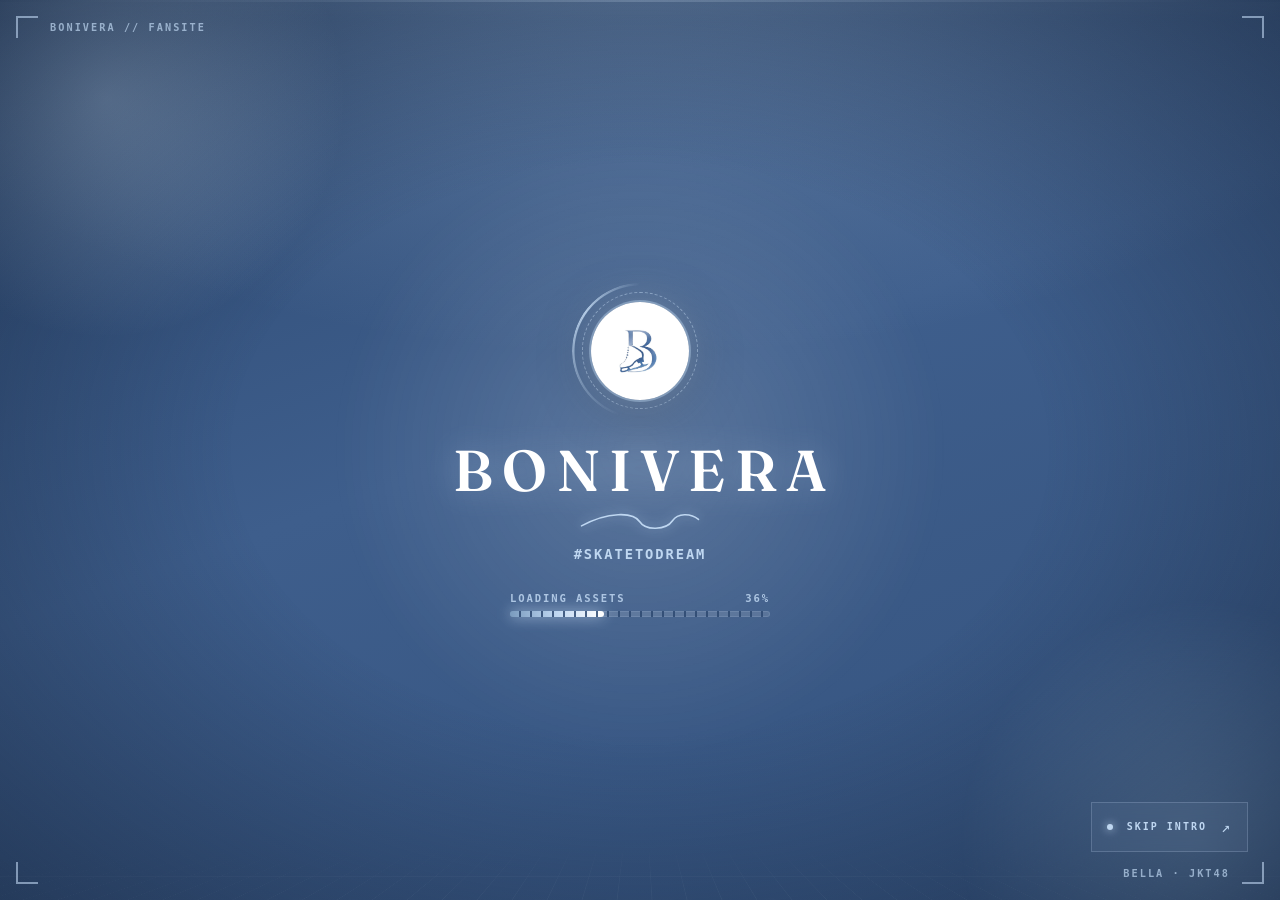
<file: BONIVERA/index.html>
<!DOCTYPE html>
<html lang="en">
<head>
<meta charset="UTF-8">
<meta name="viewport" content="width=device-width, initial-scale=1.0, viewport-fit=cover">
<title>BONIVERA — Bella JKT48 Fansite</title>
<meta name="description" content="BONIVERA is the independent fan community and fansite dedicated to Bella of JKT48 — profile, schedule, recaps, photos and the official fanbase identity. #SkateToDream">
<meta name="theme-color" content="#3E5E8C">

<meta property="og:type" content="website">
<meta property="og:title" content="BONIVERA — Bella JKT48 Fansite">
<meta property="og:description" content="The independent fan community and fansite dedicated to Bella of JKT48. #SkateToDream">
<meta property="og:image" content="assets/images/bonivera/bonivera-logo.png">
<meta name="twitter:card" content="summary">

<link rel="icon" type="image/png" sizes="32x32" href="assets/icons/favicon-32.png">
<link rel="icon" type="image/png" sizes="192x192" href="assets/icons/favicon-192.png">
<link rel="apple-touch-icon" href="assets/icons/favicon-180.png">

<link rel="preconnect" href="https://fonts.googleapis.com">
<link rel="preconnect" href="https://fonts.gstatic.com" crossorigin>
<link rel="stylesheet" href="assets/css/shared.css">
<link rel="stylesheet" href="index.css">
</head>
<body class="loading-body" data-page="loading">

<div class="loader" id="loader" role="status" aria-label="BONIVERA is loading">
  <!-- Latar -->
  <div class="loader__grid" aria-hidden="true"></div>
  <div class="loader__orb loader__orb--a" aria-hidden="true"></div>
  <div class="loader__orb loader__orb--b" aria-hidden="true"></div>
  <div class="loader__glow" aria-hidden="true"></div>
  <div class="loader__particles" id="loaderParticles" aria-hidden="true"></div>
  <div class="loader__scan" aria-hidden="true"></div>

  <!-- HUD -->
  <div class="loader__hud" aria-hidden="true">
    <span class="loader__corner loader__corner--tl"></span>
    <span class="loader__corner loader__corner--tr"></span>
    <span class="loader__corner loader__corner--bl"></span>
    <span class="loader__corner loader__corner--br"></span>
    <span class="loader__meta loader__meta--tl">BONIVERA // FANSITE</span>
    <span class="loader__meta loader__meta--br">BELLA · JKT48</span>
  </div>

  <div class="loader__content">
    <div class="loader__mark">
      <span class="loader__ring loader__ring--outer" aria-hidden="true"></span>
      <span class="loader__ring loader__ring--inner" aria-hidden="true"></span>
      <img src="assets/images/bonivera/FILOSOFI LOGO.jpg" alt="" class="loader__logo" width="88" height="88">
    </div>

    <h1 class="loader__title">BONIVERA</h1>

    <svg class="loader__trace" viewBox="0 0 200 40" aria-hidden="true">
      <path d="M10 26 C 50 4, 90 4, 100 20 C 108 33, 140 33, 150 18 C 158 6, 178 6, 190 16" />
    </svg>

    <p class="loader__tagline">#SkateToDream</p>

    <div class="loader__progress" aria-hidden="true">
      <div class="loader__progress-meta">
        <span id="loaderStatus">Initializing</span>
        <span id="loaderPercent">0%</span>
      </div>
      <div class="loader__progress-track">
        <div class="loader__progress-fill" id="progressFill"></div>
      </div>
    </div>
  </div>

  <noscript>
    <div class="loader__noscript">
      <p>BONIVERA needs JavaScript enabled to continue.</p>
      <a href="home.html" class="btn btn--outline-light">Enter BONIVERA</a>
    </div>
  </noscript>
</div>

<script src="assets/js/shared.js"></script>
<script src="index.js"></script>
<script src="anti-inspect.js"></script>



</body>
</html>
</file>
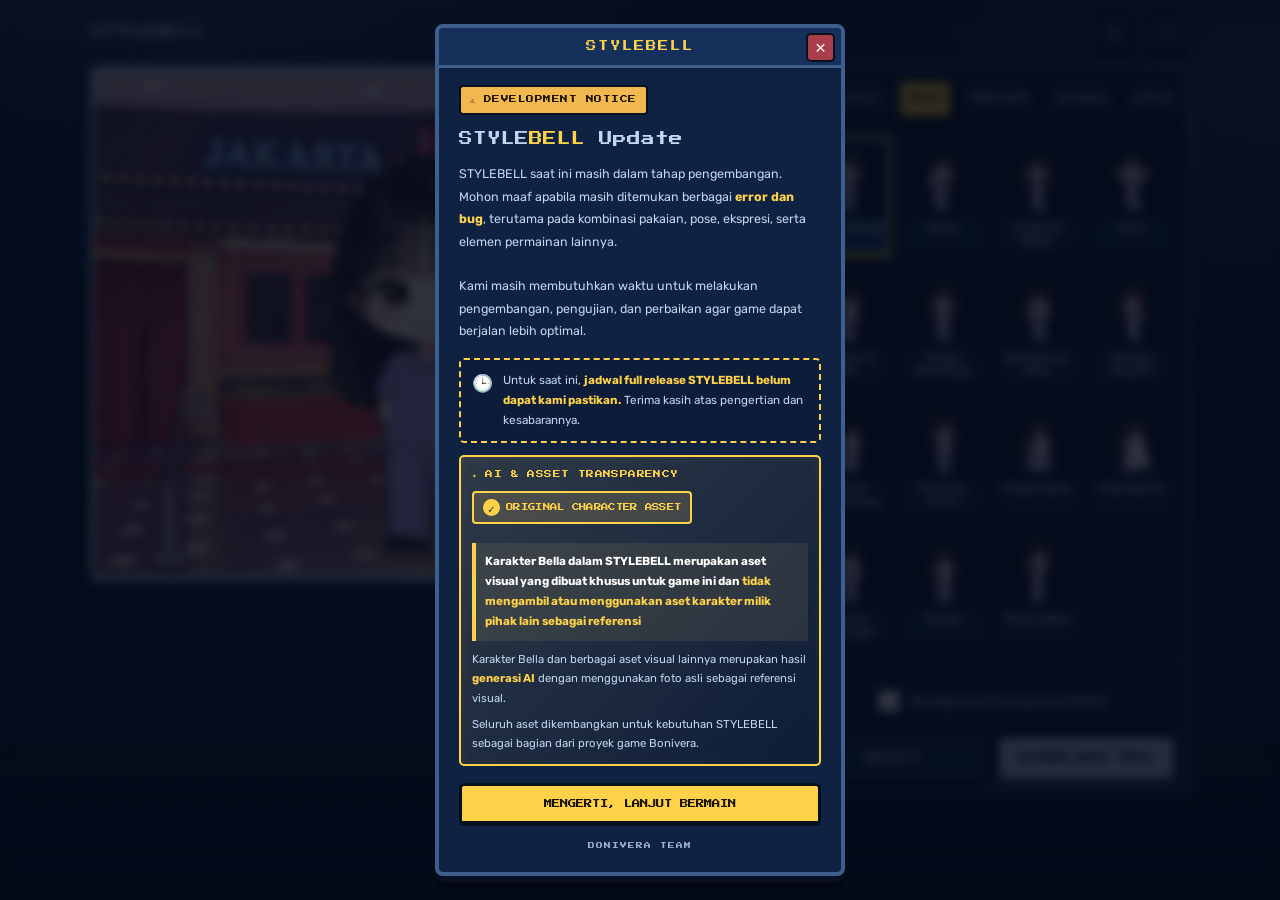
<file: BONIVERA/games/stylebell/index.html>
<!DOCTYPE html>
<html lang="id">
<head>
<meta charset="utf-8">
<meta name="viewport" content="width=device-width,initial-scale=1,viewport-fit=cover">
<title>StyleBell — BONIVERA ARCADE</title>
<link rel="stylesheet" href="../arcade.css">
<link rel="stylesheet" href="style.css">
</head>
<body class="arcade-body sb-body">
<main class="sb-screen">
  <div class="sb-top">
    <div class="arcade-logo">STYLEBELL</div>
    <div class="sb-btns">
      <button class="arcade-iconbtn" id="sb-menu-btn" type="button" aria-label="Menu">☰</button>
      <button class="arcade-iconbtn" id="sb-help-btn" type="button" aria-label="Tutorial">❓</button>
    </div>
  </div>
  <div class="sb-layout">
    <section class="sb-stage" aria-label="Pratinjau karakter">
      <canvas id="sb-canvas" width="1600" height="1200" role="img" aria-label="Pratinjau karakter Bella"></canvas>
      <div class="sb-loading" id="sb-loading" role="status">Memuat aset…</div>
    </section>
    <section class="sb-panel" aria-label="Kustomisasi">
      <div class="sb-tabs" id="sb-tabs" role="tablist" aria-label="Kategori"></div>
      <div class="sb-opts" id="sb-opts" role="tabpanel"></div>
      <div class="sb-actions">
        <label class="arcade-check sb-trans"><input type="checkbox" id="sb-transparent"><span>Background transparan (PNG)</span></label>
        <div class="arcade-row">
          <button class="arcade-btn is-ghost" id="sb-reset" type="button">RESET</button>
          <button class="arcade-btn" id="sb-download" type="button" disabled>DOWNLOAD PNG</button>
        </div>
      </div>
    </section>
  </div>
</main>

<div class="arcade-overlay" id="sb-menu" hidden role="dialog" aria-modal="true" aria-labelledby="sb-menu-t"><div class="arcade-dialog">
  <h2 id="sb-menu-t">STYLEBELL</h2>
  <p class="arcade-note">Dress-up karakter Bella: ekspresi, pose, outfit, warna celana, dan background — lalu unduh sebagai PNG.</p>
  <div class="arcade-row"><button class="arcade-btn" id="sb-menu-close" type="button">LANJUT KREASI</button></div>
  <div class="arcade-row"><a class="arcade-btn is-ghost" data-nav="game" href="../arcade.html">BACK TO GAME HOME</a><a class="arcade-btn is-ghost" data-nav="site" href="../../index.html">BACK TO WEBSITE HOME</a></div>
</div></div>

<div class="arcade-overlay" id="sb-help" hidden role="dialog" aria-modal="true" aria-labelledby="sb-help-t"><div class="arcade-dialog">
  <h2 id="sb-help-t">Tutorial — StyleBell</h2>
  <ol class="arcade-steps">
    <li><b>Pilih Pose.</b> Tiap pose punya badan, tangan, dan posisi pakaian sendiri.</li>
    <li><b>Ganti Ekspresi.</b> Wajah bisa dipasang ke pose mana pun; pilih "Asli" untuk wajah bawaan pose.</li>
    <li><b>Pakai Pakaian</b> lalu atur <b>warna celana</b> (palet atau pemilih warna bebas).</li>
    <li><b>Latar &amp; Elemen.</b> Ganti Theater/Panggung/Polos dan tambahkan efek emosi.</li>
    <li><b>Download PNG.</b> Hasil sama persis dengan pratinjau, lengkap watermark BoniveraArcade. Centang "transparan" untuk tanpa background.</li>
  </ol>
  <div class="arcade-row"><button class="arcade-btn" id="sb-help-close" type="button">MENGERTI</button></div>
</div></div>

<script src="../anti-inspect.js" defer></script>
<script src="../games-registry.js"></script>
<script src="assets/pack.js"></script>
<script src="game.js"></script>


<!-- =========================================================
     BONIVERA — STYLEBELL NOTICE SYSTEM
     DEVELOPMENT + AI ASSET TRANSPARENCY
========================================================= -->

<style>
/* =========================================================
   OVERLAY
========================================================= */

.sb-notice-overlay {
  position: fixed;
  inset: 0;
  z-index: 99999;
  display: flex;
  align-items: center;
  justify-content: center;
  padding: 16px;
  box-sizing: border-box;

  background: rgba(3, 9, 22, .82);
  backdrop-filter: blur(5px);
  -webkit-backdrop-filter: blur(5px);

  opacity: 0;
  visibility: hidden;
  transition: opacity .25s ease, visibility .25s ease;
}

.sb-notice-overlay.active {
  opacity: 1;
  visibility: visible;
}

/* =========================================================
   POPUP CONTAINER
========================================================= */

.sb-notice {
  position: relative;
  width: min(100%, 410px);
  max-height: calc(100dvh - 32px);
  overflow-y: auto;
  padding: 20px;
  box-sizing: border-box;

  background: var(--panel, #102747);
  color: var(--light, #fff);

  border: 4px solid var(--line, #07101f);
  border-radius: 8px;

  box-shadow:
    0 6px 0 #07101f,
    0 12px 0 rgba(0,0,0,.3);

  font-family: var(--ui, sans-serif);

  transform: translateY(18px) scale(.96);
  transition: transform .3s ease;
}

.sb-notice-overlay.active .sb-notice {
  transform: translateY(0) scale(1);
}

/* =========================================================
   HEADER
========================================================= */

.sb-notice::before {
  content: "STYLEBELL";
  display: block;

  margin: -20px -20px 17px;
  padding: 11px 15px;

  background: var(--panel2, #17365e);
  border-bottom: 3px solid var(--line, #07101f);

  color: var(--gold, #ffd66b);

  font: 400 .65rem/1.5 var(--px, monospace);
  letter-spacing: 2px;
  text-align: center;
}

/* =========================================================
   CLOSE BUTTON
========================================================= */

.sb-notice-close {
  position: absolute;
  top: 5px;
  right: 6px;
  z-index: 2;

  width: 29px;
  height: 29px;
  padding: 0;

  border: 2px solid #07101f;
  border-radius: 5px;

  background: #a83d4b;
  color: white;

  font-size: 19px;
  line-height: 1;

  cursor: pointer;
  transition: .2s;
}

.sb-notice-close:hover {
  filter: brightness(1.2);
  transform: scale(1.08);
}

/* =========================================================
   DEVELOPMENT NOTICE — ANIMATED WARNING
========================================================= */

.sb-notice-label {
  display: inline-flex;
  align-items: center;
  gap: 7px;

  padding: 7px 9px;
  margin-bottom: 13px;

  border: 2px solid #07101f;
  border-radius: 4px;

  background: #f0b84e;
  color: #201605;

  font: 400 .48rem/1.5 var(--px, monospace);
  letter-spacing: .5px;

  animation: sbWarningBlink 1.3s infinite;
  transform-origin: center;
}

@keyframes sbWarningBlink {
  0%, 100% {
    opacity: 1;
    box-shadow: 0 0 0 rgba(255,214,107,0);
    filter: brightness(1);
  }

  50% {
    opacity: .65;
    box-shadow: 0 0 13px rgba(255,214,107,.55);
    filter: brightness(1.3);
  }
}

/* =========================================================
   TITLE
========================================================= */

.sb-notice h3 {
  margin: 0 0 12px;

  color: var(--light, #fff);

  font: 400 .85rem/1.7 var(--px, monospace);
}

.sb-notice h3 span {
  color: var(--gold, #ffd66b);
}

/* =========================================================
   DESCRIPTION
========================================================= */

.sb-notice-description {
  margin: 0;

  color: var(--light, #fff);

  font: 400 .78rem/1.8 var(--ui, sans-serif);
}

.sb-notice-description strong {
  color: var(--gold, #ffd66b);
}

/* =========================================================
   RELEASE INFORMATION
========================================================= */

.sb-release-info {
  display: flex;
  align-items: flex-start;
  gap: 10px;

  margin-top: 15px;
  padding: 11px;

  border: 2px dashed var(--gold, #ffd66b);
  border-radius: 5px;

  background: rgba(0,0,0,.15);
}

.sb-release-icon {
  flex-shrink: 0;
  font-size: 17px;
}

.sb-release-info p {
  margin: 0;

  color: var(--light, #fff);

  font: 400 .73rem/1.7 var(--ui, sans-serif);
}

.sb-release-info strong {
  color: var(--gold, #ffd66b);
}

/* =========================================================
   AI & ASSET TRANSPARENCY
========================================================= */

.sb-asset-info {
  position: relative;

  margin-top: 12px;
  padding: 11px;

  border: 2px solid var(--gold, #ffd66b);
  border-radius: 5px;

  background: linear-gradient(
    135deg,
    rgba(255,214,107,.13),
    rgba(0,0,0,.18)
  );

  box-shadow: inset 0 0 12px rgba(255,214,107,.06);
}

.sb-asset-title {
  margin-bottom: 10px;

  color: var(--gold, #ffd66b);

  font: 400 .48rem/1.7 var(--px, monospace);
  letter-spacing: .4px;
}

/* =========================================================
   ORIGINAL CHARACTER ASSET BADGE
========================================================= */

.sb-original-badge {
  display: inline-flex;
  align-items: center;
  gap: 6px;

  margin-bottom: 10px;
  padding: 6px 9px;

  border: 2px solid var(--gold, #ffd66b);
  border-radius: 4px;

  background: rgba(255,214,107,.15);
  color: var(--gold, #ffd66b);

  font: 400 .46rem/1.5 var(--px, monospace);
  letter-spacing: .3px;

  animation: sbOriginalPulse 2s infinite;
}

.sb-original-check {
  display: inline-flex;
  align-items: center;
  justify-content: center;

  width: 17px;
  height: 17px;
  flex-shrink: 0;

  border-radius: 50%;

  background: var(--gold, #ffd66b);
  color: #17243a;

  font-size: 11px;
  font-weight: 900;
}

@keyframes sbOriginalPulse {
  0%, 100% {
    box-shadow: 0 0 0 rgba(255,214,107,0);
  }

  50% {
    box-shadow: 0 0 12px rgba(255,214,107,.3);
  }
}

/* =========================================================
   ORIGINAL ASSET STATEMENT
========================================================= */

.sb-original-statement {
  display: block;

  margin: 9px 0;
  padding: 9px;

  border-left: 4px solid var(--gold, #ffd66b);

  background: rgba(255,214,107,.09);
  color: #fff;

  font: 700 .73rem/1.7 var(--ui, sans-serif);
}

.sb-original-statement strong {
  color: var(--gold, #ffd66b);
}

/* =========================================================
   AI DESCRIPTION
========================================================= */

.sb-asset-info p {
  margin: 0 0 7px;

  color: var(--light, #fff);

  font: 400 .71rem/1.7 var(--ui, sans-serif);
}

.sb-asset-info p:last-child {
  margin-bottom: 0;
}

.sb-asset-info p strong {
  color: var(--gold, #ffd66b);
}

/* =========================================================
   CONFIRM BUTTON
========================================================= */

.sb-notice-footer {
  margin-top: 17px;
}

.sb-notice-button {
  width: 100%;
  min-height: 43px;
  padding: 10px;

  border: 3px solid #07101f;
  border-bottom-width: 5px;
  border-radius: 5px;

  background: var(--gold, #ffd66b);
  color: #1a1405;

  font: 400 .52rem/1.5 var(--px, monospace);

  cursor: pointer;
  transition: .15s ease;
}

.sb-notice-button:hover {
  filter: brightness(1.08);
  transform: translateY(-2px);
}

.sb-notice-button:active {
  transform: translateY(2px);
  border-bottom-width: 3px;
}

/* =========================================================
   SIGNATURE
========================================================= */

.sb-notice-signature {
  margin-top: 15px;

  color: var(--muted, #9aabc4);

  font: 400 .42rem/1.6 var(--px, monospace);
  letter-spacing: 1px;
  text-align: center;
}

/* =========================================================
   MOBILE RESPONSIVE
========================================================= */

@media (max-width: 480px) {
  .sb-notice {
    width: 100%;
    padding: 16px;
  }

  .sb-notice::before {
    margin: -16px -16px 14px;
  }

  .sb-notice-description {
    font-size: .74rem;
  }

  .sb-release-info p {
    font-size: .7rem;
  }

  .sb-asset-info p {
    font-size: .69rem;
  }
}

/* =========================================================
   ACCESSIBILITY
========================================================= */

@media (prefers-reduced-motion: reduce) {
  .sb-notice,
  .sb-notice-overlay,
  .sb-notice-button,
  .sb-notice-label,
  .sb-original-badge {
    transition: none;
    animation: none;
  }
}
</style>


<!-- =========================================================
     POPUP STRUCTURE
========================================================= -->

<div class="sb-notice-overlay" id="sbNoticeOverlay">

  <div class="sb-notice"
       role="dialog"
       aria-modal="true"
       aria-labelledby="sbNoticeTitle">

    <!-- CLOSE -->
    <button class="sb-notice-close"
            id="sbNoticeClose"
            aria-label="Tutup">
      &times;
    </button>

    <!-- WARNING LABEL -->
    <div class="sb-notice-label">
      ⚠ DEVELOPMENT NOTICE
    </div>

    <!-- TITLE -->
    <h3 id="sbNoticeTitle">
      STYLE<span>BELL</span> Update
    </h3>

    <!-- DEVELOPMENT DESCRIPTION -->
    <p class="sb-notice-description">
      STYLEBELL saat ini masih dalam tahap pengembangan.
      Mohon maaf apabila masih ditemukan berbagai
      <strong>error dan bug</strong>, terutama pada kombinasi
      pakaian, pose, ekspresi, serta elemen permainan lainnya.

      <br><br>

      Kami masih membutuhkan waktu untuk melakukan
      pengembangan, pengujian, dan perbaikan agar game
      dapat berjalan lebih optimal.
    </p>

    <!-- RELEASE INFORMATION -->
    <div class="sb-release-info">

      <span class="sb-release-icon">🕒</span>

      <p>
        Untuk saat ini, <strong>jadwal full release
        STYLEBELL belum dapat kami pastikan.</strong>
        Terima kasih atas pengertian dan kesabarannya.
      </p>

    </div>

    <!-- AI & ASSET TRANSPARENCY -->
    <div class="sb-asset-info">

      <div class="sb-asset-title">
        ✦ AI & ASSET TRANSPARENCY
      </div>

      <!-- ORIGINAL ASSET MARK -->
      <div class="sb-original-badge">
        <span class="sb-original-check">✓</span>
        ORIGINAL CHARACTER ASSET
      </div>

      <!-- ORIGINALITY STATEMENT -->
      <div class="sb-original-statement">
        Karakter Bella dalam STYLEBELL merupakan aset visual
        yang dibuat khusus untuk game ini dan
        <strong>tidak mengambil atau menggunakan aset karakter
        milik pihak lain sebagai referensi</strong>
      </div>

      <!-- AI DISCLOSURE -->
      <p>
        Karakter Bella dan berbagai aset visual lainnya
        merupakan hasil <strong>generasi AI</strong> dengan
        menggunakan foto asli sebagai referensi visual.
      </p>

      <p>
        Seluruh aset dikembangkan untuk kebutuhan STYLEBELL
        sebagai bagian dari proyek game Bonivera.
      </p>

    </div>

    <!-- CONFIRM BUTTON -->
    <div class="sb-notice-footer">

      <button class="sb-notice-button"
              id="sbNoticeConfirm">
        MENGERTI, LANJUT BERMAIN
      </button>

    </div>

    <!-- SIGNATURE -->
    <div class="sb-notice-signature">
      BONIVERA TEAM
    </div>

  </div>
</div>


<!-- =========================================================
     JAVASCRIPT
========================================================= -->

<script>
(function () {
  "use strict";

  const overlay = document.getElementById("sbNoticeOverlay");
  const closeBtn = document.getElementById("sbNoticeClose");
  const confirmBtn = document.getElementById("sbNoticeConfirm");

  if (!overlay || !closeBtn || !confirmBtn) return;

  function openNotice() {
    overlay.classList.add("active");
    document.body.style.overflow = "hidden";
  }

  function closeNotice() {
    overlay.classList.remove("active");
    document.body.style.overflow = "";
  }

  // CLOSE BUTTON
  closeBtn.addEventListener("click", closeNotice);

  // CONFIRM BUTTON
  confirmBtn.addEventListener("click", closeNotice);

  // CLICK OUTSIDE
  overlay.addEventListener("click", function (e) {
    if (e.target === overlay) {
      closeNotice();
    }
  });

  // ESCAPE KEY
  document.addEventListener("keydown", function (e) {
    if (
      e.key === "Escape" &&
      overlay.classList.contains("active")
    ) {
      closeNotice();
    }
  });

  // AUTO SHOW AFTER PAGE LOAD
  function initNotice() {
    setTimeout(openNotice, 500);
  }

  if (document.readyState === "loading") {
    document.addEventListener("DOMContentLoaded", initNotice);
  } else {
    initNotice();
  }

})();
</script>


</body>
</html>
</file>
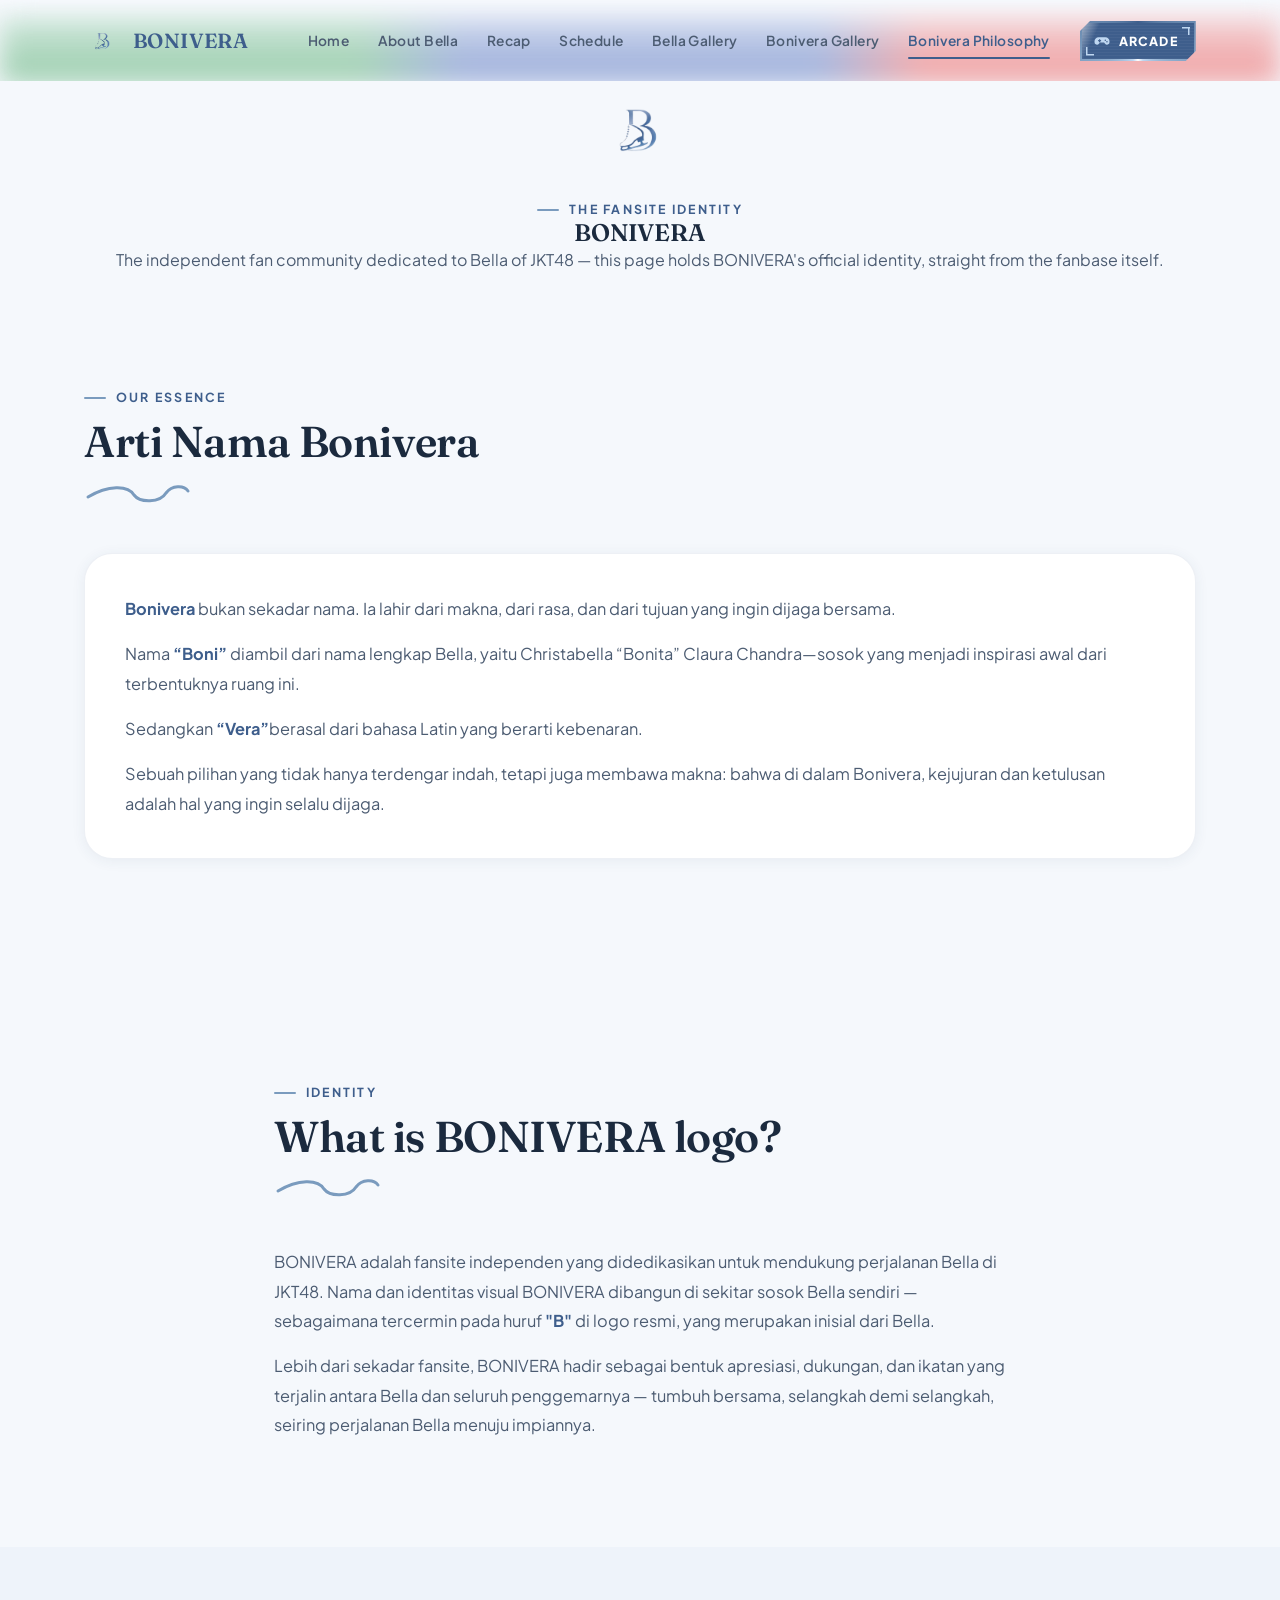
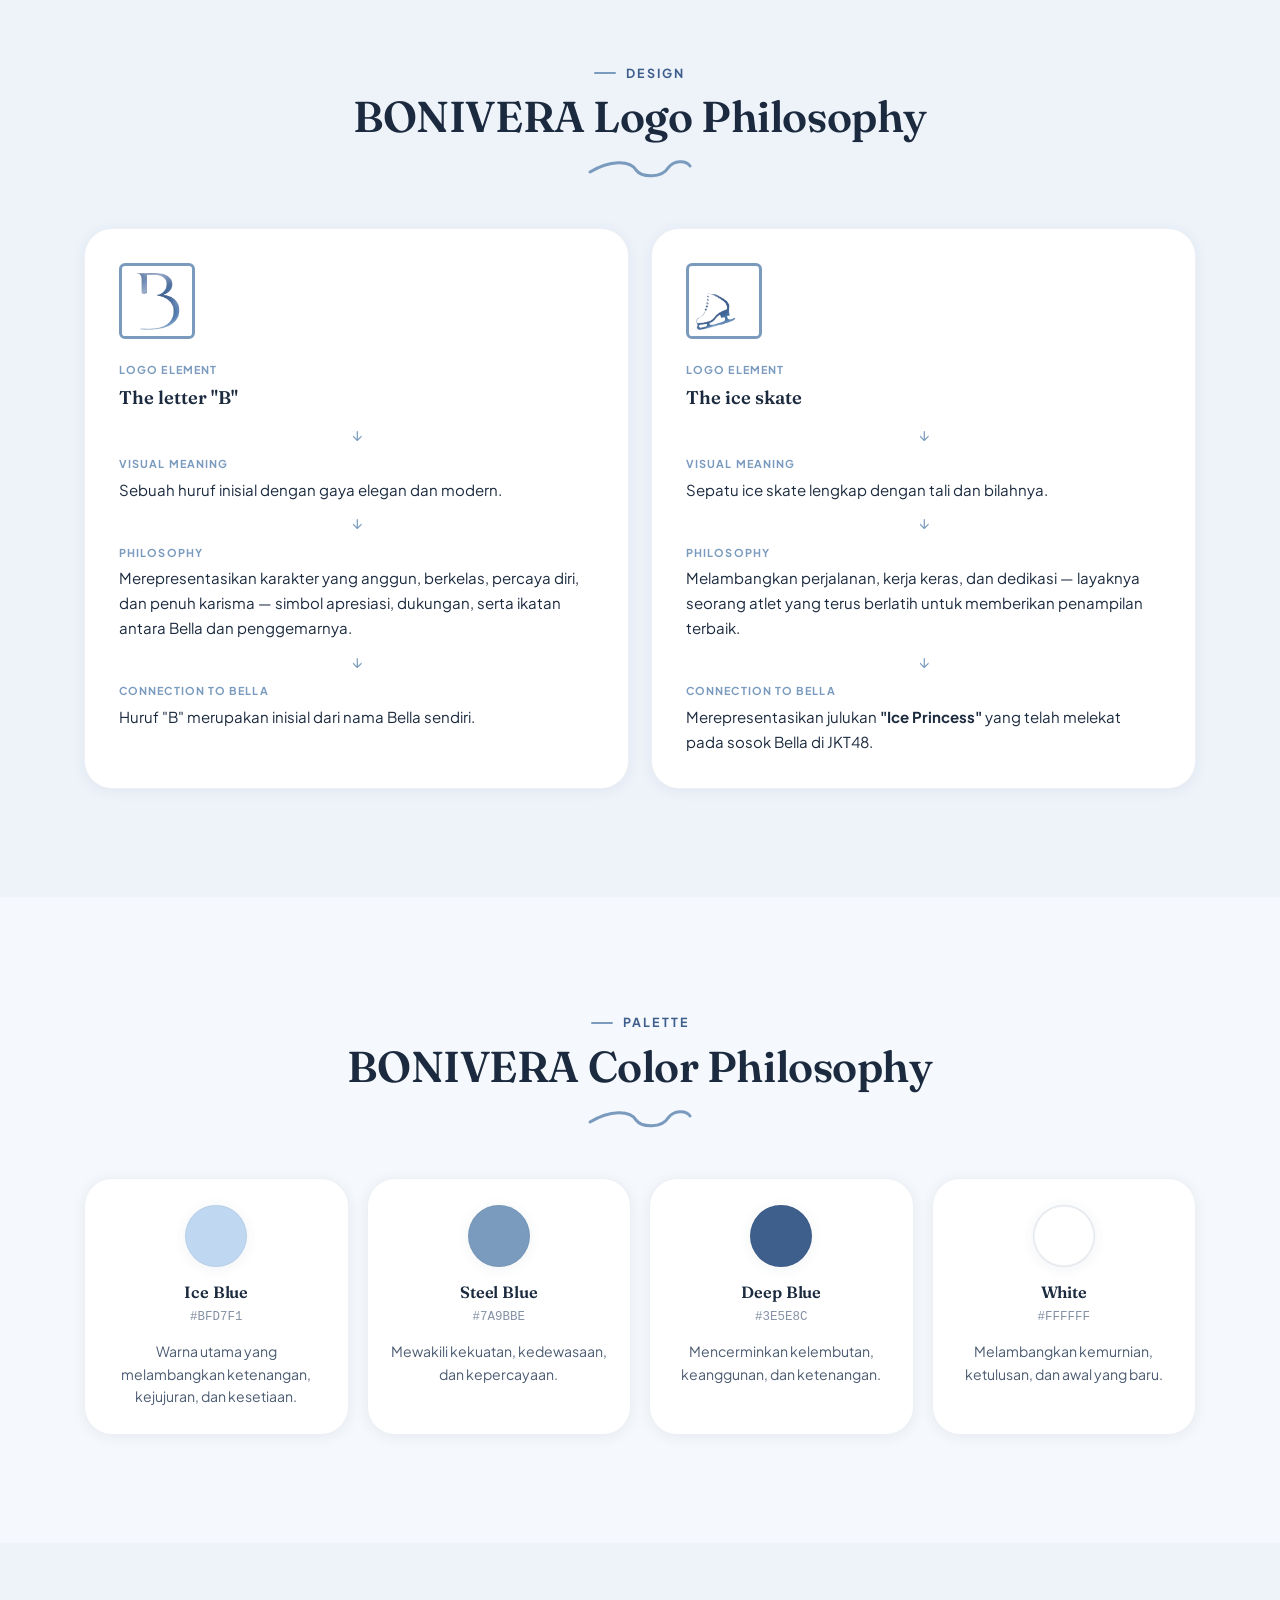
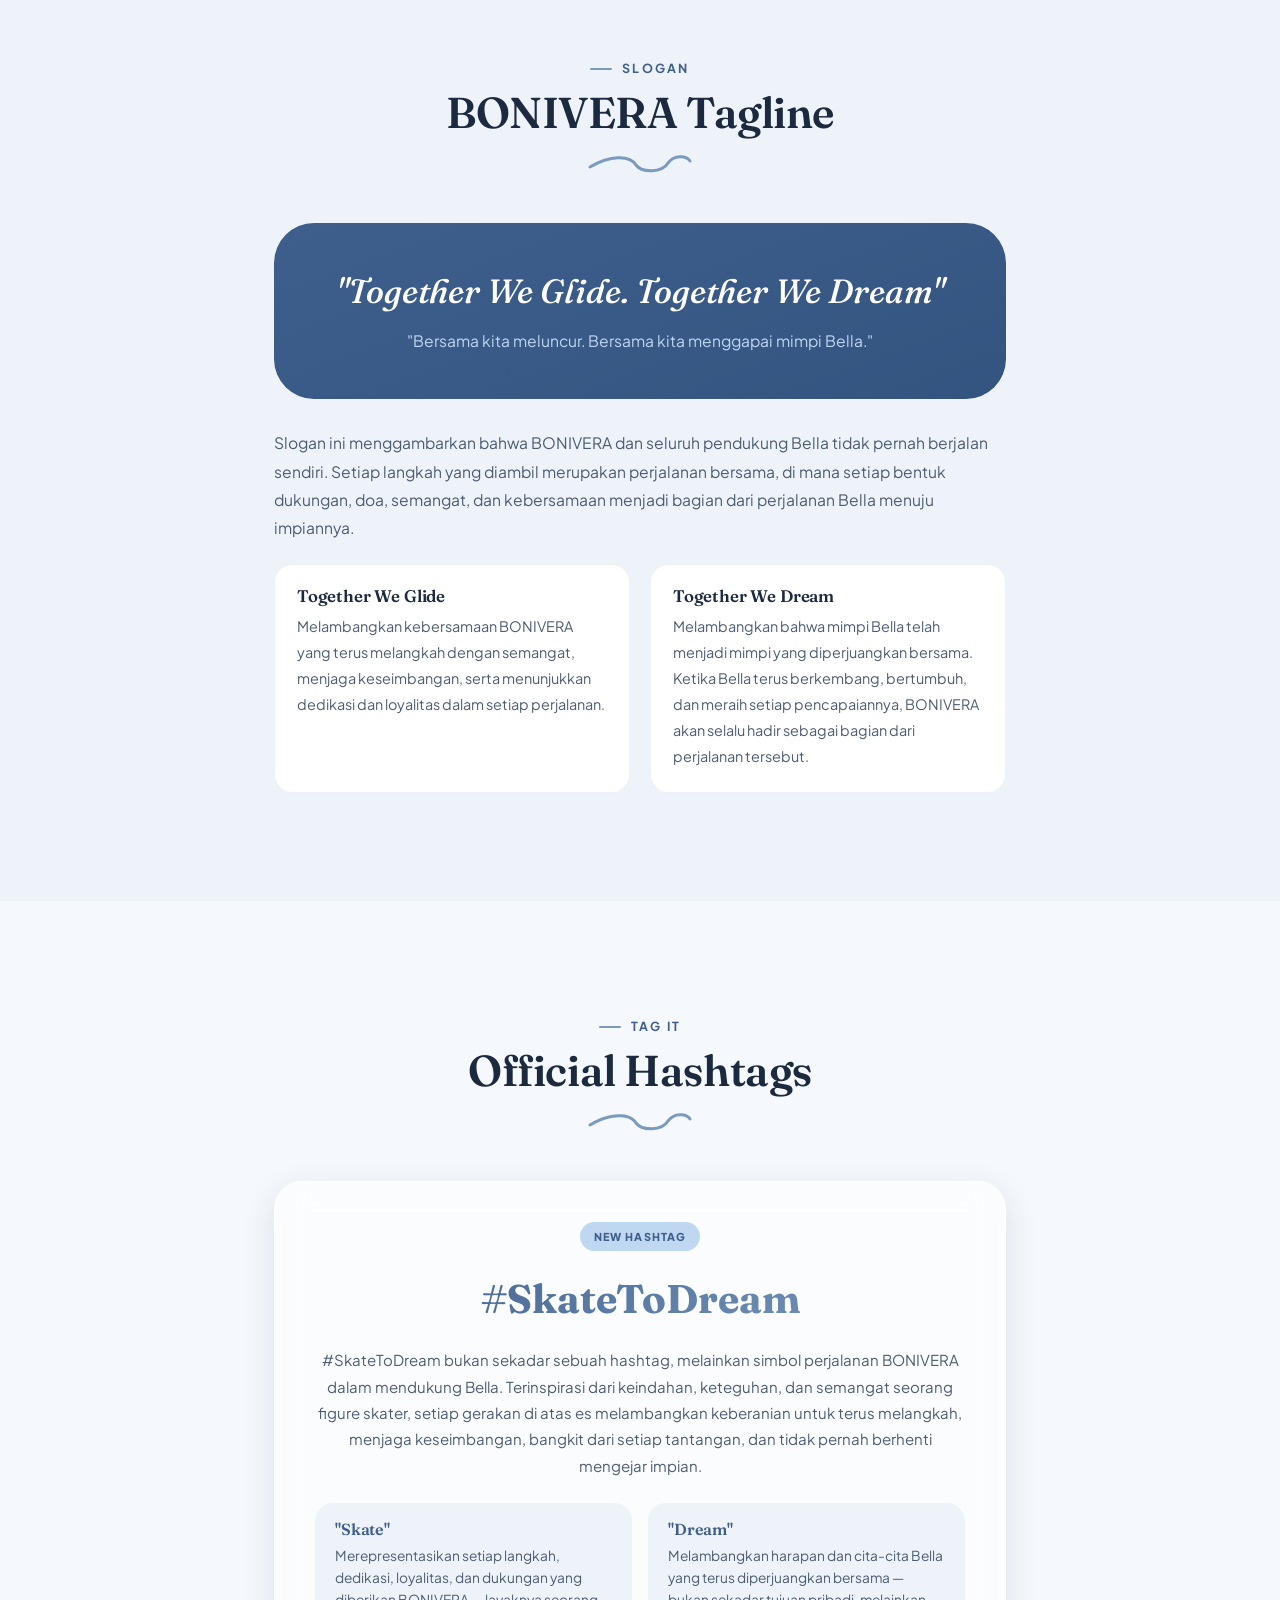
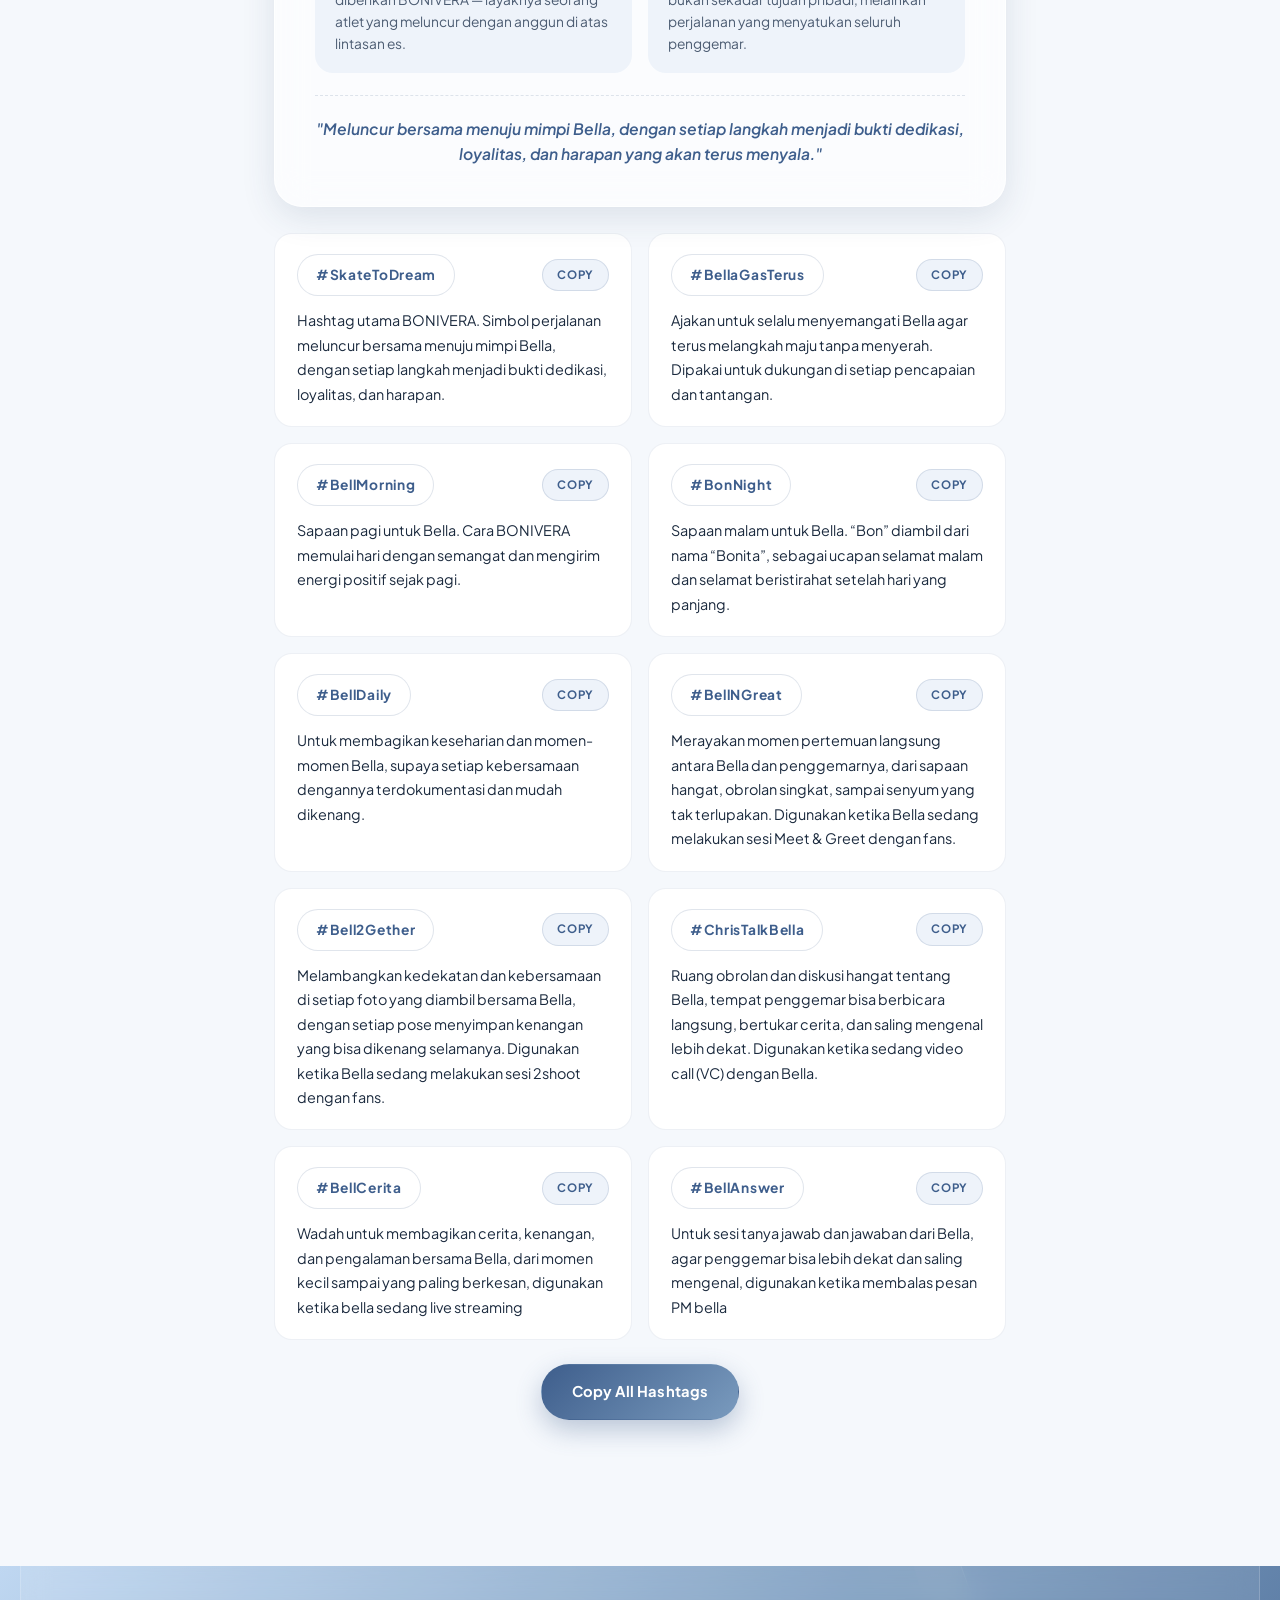
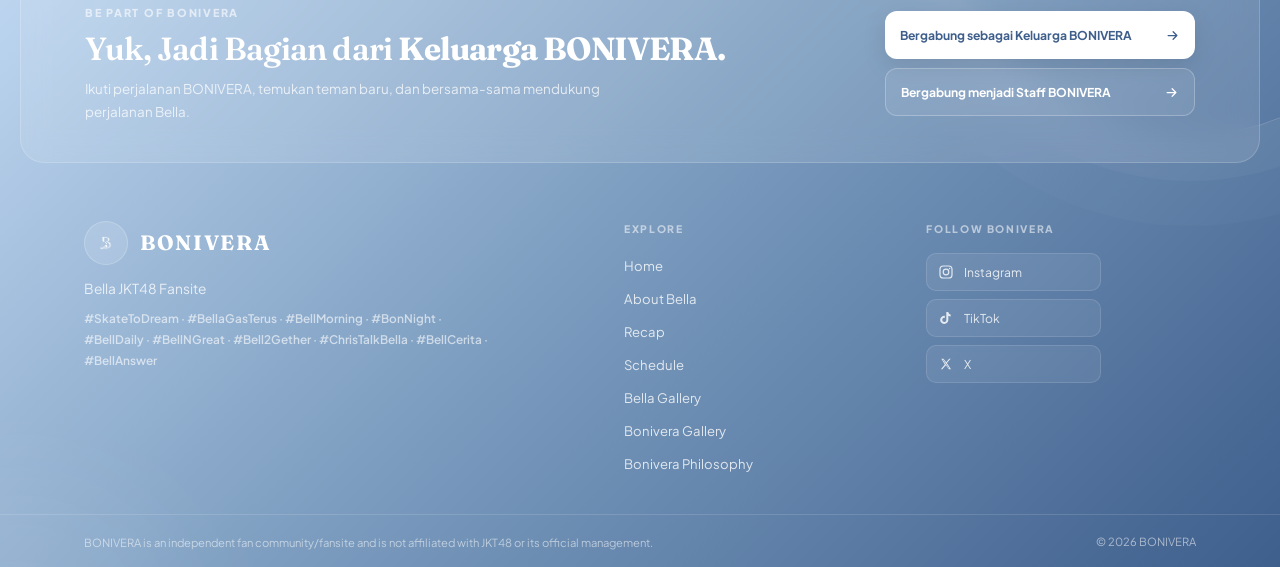
<file: BONIVERA/bonivera.html>
<!DOCTYPE html>
<html lang="en">
<head>
<meta charset="UTF-8">
<meta name="viewport" content="width=device-width, initial-scale=1.0, viewport-fit=cover">
<title>Bonivera — BONIVERA</title>
<meta name="description" content="The official identity of BONIVERA — Bella's independent fanbase. Logo philosophy, color philosophy, tagline and official hashtags.">
<meta name="theme-color" content="#3E5E8C">

<meta property="og:type" content="website">
<meta property="og:title" content="What is BONIVERA?">
<meta property="og:description" content="The official identity of BONIVERA — Bella's independent fanbase. #SkateToDream">
<meta property="og:image" content="assets/images/bonivera/bonivera-logo.png">
<meta name="twitter:card" content="summary">

<link rel="icon" type="image/png" sizes="32x32" href="assets/icons/favicon-32.png">
<link rel="apple-touch-icon" href="assets/icons/favicon-180.png">

<link rel="preconnect" href="https://fonts.googleapis.com">
<link rel="preconnect" href="https://fonts.gstatic.com" crossorigin>
<link rel="stylesheet" href="assets/css/shared.css">
<link rel="stylesheet" href="bonivera.css">
</head>
<body data-page="bonivera">
<a href="#main" class="skip-link">Skip to content</a>

<header class="navbar" id="navbar">
  <div class="navbar__bg" aria-hidden="true"></div>
  <div class="navbar__inner">
    <a href="home.html" class="navbar__brand" aria-label="BONIVERA — Home">
      <img src="assets/images/bonivera/bonivera-logo.png" alt="" class="navbar__logo" width="38" height="38">
      <span class="navbar__wordmark">BONIVERA</span>
    </a>
    <nav class="navbar__nav" id="primaryNav" aria-label="Primary">
      <a href="home.html" class="navbar__link" data-nav="home">Home</a>
      <a href="about-bella.html" class="navbar__link" data-nav="about-bella">About Bella</a>
      <a href="recap.html" class="navbar__link" data-nav="recap">Recap</a>
      <a href="schedule.html" class="navbar__link" data-nav="schedule">Schedule</a>
      <a href="documentation.html" class="navbar__link" data-nav="documentation">Bella Gallery</a>
      <a href="bonivera-docs.html" class="navbar__link" data-nav="bonivera-docs">Bonivera Gallery</a>
      <a href="bonivera.html" class="navbar__link" data-nav="bonivera">Bonivera Philosophy</a>

      <!-- TAB BARU: ARCADE (style gaming khusus) -->
      <a href="./games/arcade.html" class="navbar__link navbar__link--arcade" data-nav="arcade">
        <svg class="navbar__arcade-icon" viewBox="0 0 24 24" fill="currentColor" aria-hidden="true">
          <path d="M7.5 7h9A5.5 5.5 0 0 1 22 12.5v1.2a3.3 3.3 0 0 1-5.9 2L14.8 14H9.2l-1.3 1.7a3.3 3.3 0 0 1-5.9-2v-1.2A5.5 5.5 0 0 1 7.5 7Zm.5 2.5v1.2H6.8v1.6H8v1.2h1.6v-1.2h1.2v-1.6H9.6V9.5H8Zm8.4.4a1 1 0 1 0 0 2 1 1 0 0 0 0-2Zm2.2 2.2a1 1 0 1 0 0 2 1 1 0 0 0 0-2Z"/>
        </svg>
        <span class="navbar__arcade-text">Arcade</span>
      </a>
    </nav>
    <button class="navbar__toggle" id="navToggle" aria-label="Open menu" aria-expanded="false" aria-controls="primaryNav">
      <span></span><span></span><span></span>
    </button>
  </div>
</header>

<main id="main">

  <!-- ============ HEADER ============ -->
  <section class="page-header bonivera-hero">
    <div class="container page-header__inner reveal">
      <img src="assets/images/bonivera/bonivera-logo.png" alt="BONIVERA logo" class="bonivera-hero__logo" width="96" height="96">
      <p class="eyebrow">The Fansite Identity</p>
      <h1 class="page-header__title">BONIVERA</h1>
      <p class="page-header__lede">The independent fan community dedicated to Bella of JKT48 — this page holds BONIVERA's official identity, straight from the fanbase itself.</p>
    </div>
  </section>

  <!-- ============ MEANING OF BONIVERA ============ -->
  <section class="section">
    <div class="container">
      <div class="section-head reveal">
        <p class="eyebrow">Our Essence</p>
        <h2 class="section-title">Arti Nama Bonivera</h2>
        <svg class="trace-line" viewBox="0 0 108 22"><path d="M4 14 C 24 2, 44 2, 50 12 C 56 20, 76 20, 82 10 C 88 2, 100 2, 104 8"/></svg>
      </div>
      <div class="card reveal reveal-delay-1 what-is__body" style="padding: clamp(28px, 4.5vw, 40px);">
        <p><strong>Bonivera</strong> bukan sekadar nama. Ia lahir dari makna, dari rasa, dan dari tujuan yang ingin dijaga bersama.</p>
        <p>Nama <strong>“Boni”</strong>  diambil dari nama lengkap Bella, yaitu Christabella “Bonita” Claura Chandra—sosok yang menjadi inspirasi awal dari terbentuknya ruang ini.</p>
        <p>Sedangkan <strong>“Vera”</strong>berasal dari bahasa Latin yang berarti kebenaran.</p>
        <p>Sebuah pilihan yang tidak hanya terdengar indah, tetapi juga membawa makna: bahwa di dalam Bonivera, kejujuran dan ketulusan adalah hal yang ingin selalu dijaga.</p>
      </div>
    </div>
  </section>

  <!-- ============ WHAT IS BONIVERA ============ -->
  <section class="section what-is">
    <div class="container container--narrow">
      <div class="section-head reveal">
        <p class="eyebrow">Identity</p>
        <h2 class="section-title">What is BONIVERA logo?</h2>
        <svg class="trace-line" viewBox="0 0 108 22"><path d="M4 14 C 24 2, 44 2, 50 12 C 56 20, 76 20, 82 10 C 88 2, 100 2, 104 8"/></svg>
      </div>
      <div class="what-is__body reveal reveal-delay-1">
        <p>BONIVERA adalah fansite independen yang didedikasikan untuk mendukung perjalanan Bella di JKT48. Nama dan identitas visual BONIVERA dibangun di sekitar sosok Bella sendiri — sebagaimana tercermin pada huruf <strong>"B"</strong> di logo resmi, yang merupakan inisial dari Bella.</p>
        <p>Lebih dari sekadar fansite, BONIVERA hadir sebagai bentuk apresiasi, dukungan, dan ikatan yang terjalin antara Bella dan seluruh penggemarnya — tumbuh bersama, selangkah demi selangkah, seiring perjalanan Bella menuju impiannya.</p>
      </div>
    </div>
  </section>

  <!-- ============ LOGO PHILOSOPHY ============ -->
  <section class="section section--alt logo-philosophy">
    <div class="container">
      <div class="section-head section-head--center reveal">
        <p class="eyebrow">Design</p>
        <h2 class="section-title">BONIVERA Logo Philosophy</h2>
        <svg class="trace-line" viewBox="0 0 108 22"><path d="M4 14 C 24 2, 44 2, 50 12 C 56 20, 76 20, 82 10 C 88 2, 100 2, 104 8"/></svg>
      </div>

      <div class="logo-elements">
        <div class="logo-element card reveal">
          <div class="logo-element__glyph" style="overflow: hidden; padding: 0;">
            <img src="assets/images/bonivera/elemen1.png" alt="Logo Element 1" style="width: 100%; height: 100%; object-fit: cover;">
          </div>
          <div class="logo-element__flow">
            <div class="logo-element__step">
              <span class="logo-element__step-label">Logo Element</span>
              <p>The letter "B"</p>
            </div>
            <span class="logo-element__arrow" aria-hidden="true">↓</span>
            <div class="logo-element__step">
              <span class="logo-element__step-label">Visual Meaning</span>
              <p>Sebuah huruf inisial dengan gaya elegan dan modern.</p>
            </div>
            <span class="logo-element__arrow" aria-hidden="true">↓</span>
            <div class="logo-element__step">
              <span class="logo-element__step-label">Philosophy</span>
              <p>Merepresentasikan karakter yang anggun, berkelas, percaya diri, dan penuh karisma — simbol apresiasi, dukungan, serta ikatan antara Bella dan penggemarnya.</p>
            </div>
            <span class="logo-element__arrow" aria-hidden="true">↓</span>
            <div class="logo-element__step">
              <span class="logo-element__step-label">Connection to Bella</span>
              <p>Huruf "B" merupakan inisial dari nama Bella sendiri.</p>
            </div>
          </div>
        </div>

        <div class="logo-element card reveal reveal-delay-1">
          <div class="logo-element__glyph" style="overflow: hidden; padding: 0;">
            <img src="assets/images/bonivera/elemen2.png" alt="Logo Element 2" style="width: 100%; height: 100%; object-fit: cover;">
          </div>
          <div class="logo-element__flow">
            <div class="logo-element__step">
              <span class="logo-element__step-label">Logo Element</span>
              <p>The ice skate</p>
            </div>
            <span class="logo-element__arrow" aria-hidden="true">↓</span>
            <div class="logo-element__step">
              <span class="logo-element__step-label">Visual Meaning</span>
              <p>Sepatu ice skate lengkap dengan tali dan bilahnya.</p>
            </div>
            <span class="logo-element__arrow" aria-hidden="true">↓</span>
            <div class="logo-element__step">
              <span class="logo-element__step-label">Philosophy</span>
              <p>Melambangkan perjalanan, kerja keras, dan dedikasi — layaknya seorang atlet yang terus berlatih untuk memberikan penampilan terbaik.</p>
            </div>
            <span class="logo-element__arrow" aria-hidden="true">↓</span>
            <div class="logo-element__step">
              <span class="logo-element__step-label">Connection to Bella</span>
              <p>Merepresentasikan julukan <strong>"Ice Princess"</strong> yang telah melekat pada sosok Bella di JKT48.</p>
            </div>
          </div>
        </div>
      </div>
    </div>
  </section>


  <!-- ============ COLOR PHILOSOPHY ============ -->
  <section class="section color-philosophy">
    <div class="container">
      <div class="section-head section-head--center reveal">
        <p class="eyebrow">Palette</p>
        <h2 class="section-title">BONIVERA Color Philosophy</h2>
        <svg class="trace-line" viewBox="0 0 108 22"><path d="M4 14 C 24 2, 44 2, 50 12 C 56 20, 76 20, 82 10 C 88 2, 100 2, 104 8"/></svg>
      </div>

      <div class="color-grid">
        <div class="color-card card card--hover reveal">
          <span class="color-card__swatch" style="background:#BFD7F1"></span>
          <h3>Ice Blue</h3>
          <code>#BFD7F1</code>
          <p>Warna utama yang melambangkan ketenangan, kejujuran, dan kesetiaan.</p>
        </div>
        <div class="color-card card card--hover reveal reveal-delay-1">
          <span class="color-card__swatch" style="background:#7A9BBE"></span>
          <h3>Steel Blue</h3>
          <code>#7A9BBE</code>
          <p>Mewakili kekuatan, kedewasaan, dan kepercayaan.</p>
        </div>
        <div class="color-card card card--hover reveal reveal-delay-2">
          <span class="color-card__swatch" style="background:#3E5E8C"></span>
          <h3>Deep Blue</h3>
          <code>#3E5E8C</code>
          <p>Mencerminkan kelembutan, keanggunan, dan ketenangan.</p>
        </div>
        <div class="color-card card card--hover reveal reveal-delay-3">
          <span class="color-card__swatch color-card__swatch--white" style="background:#FFFFFF"></span>
          <h3>White</h3>
          <code>#FFFFFF</code>
          <p>Melambangkan kemurnian, ketulusan, dan awal yang baru.</p>
        </div>
      </div>
    </div>
  </section>

  <!-- ============ TAGLINE ============ -->
  <section class="section section--alt tagline-section">
    <div class="container container--narrow">
      <div class="section-head section-head--center reveal">
        <p class="eyebrow">Slogan</p>
        <h2 class="section-title">BONIVERA Tagline</h2>
        <svg class="trace-line" viewBox="0 0 108 22"><path d="M4 14 C 24 2, 44 2, 50 12 C 56 20, 76 20, 82 10 C 88 2, 100 2, 104 8"/></svg>
      </div>

      <blockquote class="tagline-quote reveal reveal-delay-1">
        <p class="tagline-quote__en">"Together We Glide. Together We Dream"</p>
        <p class="tagline-quote__id">"Bersama kita meluncur. Bersama kita menggapai mimpi Bella."</p>
      </blockquote>

      <div class="tagline-explain reveal reveal-delay-2">
        <p>Slogan ini menggambarkan bahwa BONIVERA dan seluruh pendukung Bella tidak pernah berjalan sendiri. Setiap langkah yang diambil merupakan perjalanan bersama, di mana setiap bentuk dukungan, doa, semangat, dan kebersamaan menjadi bagian dari perjalanan Bella menuju impiannya.</p>
        <div class="tagline-explain__grid">
          <div>
            <h3>Together We Glide</h3>
            <p>Melambangkan kebersamaan BONIVERA yang terus melangkah dengan semangat, menjaga keseimbangan, serta menunjukkan dedikasi dan loyalitas dalam setiap perjalanan.</p>
          </div>
          <div>
            <h3>Together We Dream</h3>
            <p>Melambangkan bahwa mimpi Bella telah menjadi mimpi yang diperjuangkan bersama. Ketika Bella terus berkembang, bertumbuh, dan meraih setiap pencapaiannya, BONIVERA akan selalu hadir sebagai bagian dari perjalanan tersebut.</p>
          </div>
        </div>
      </div>
    </div>
  </section>

  <!-- ============ HASHTAGS ============ -->
  <section class="section hashtags-section">
    <div class="container container--narrow">
      <div class="section-head section-head--center reveal">
        <p class="eyebrow">Tag It</p>
        <h2 class="section-title">Official Hashtags</h2>
        <svg class="trace-line" viewBox="0 0 108 22"><path d="M4 14 C 24 2, 44 2, 50 12 C 56 20, 76 20, 82 10 C 88 2, 100 2, 104 8"/></svg>
      </div>

      <div class="hashtag-primary glass reveal reveal-delay-1">
        <span class="hashtag-primary__badge">New Hashtag</span>
        <p class="hashtag-primary__tag">#SkateToDream</p>
        <p class="hashtag-primary__body">#SkateToDream bukan sekadar sebuah hashtag, melainkan simbol perjalanan BONIVERA dalam mendukung Bella. Terinspirasi dari keindahan, keteguhan, dan semangat seorang figure skater, setiap gerakan di atas es melambangkan keberanian untuk terus melangkah, menjaga keseimbangan, bangkit dari setiap tantangan, dan tidak pernah berhenti mengejar impian.</p>
        <div class="hashtag-primary__split">
          <div>
            <h4>"Skate"</h4>
            <p>Merepresentasikan setiap langkah, dedikasi, loyalitas, dan dukungan yang diberikan BONIVERA — layaknya seorang atlet yang meluncur dengan anggun di atas lintasan es.</p>
          </div>
          <div>
            <h4>"Dream"</h4>
            <p>Melambangkan harapan dan cita-cita Bella yang terus diperjuangkan bersama — bukan sekadar tujuan pribadi, melainkan perjalanan yang menyatukan seluruh penggemar.</p>
          </div>
        </div>
        <p class="hashtag-primary__meaning">"Meluncur bersama menuju mimpi Bella, dengan setiap langkah menjadi bukti dedikasi, loyalitas, dan harapan yang akan terus menyala."</p>
      </div>

      <!-- Diisi otomatis oleh bonivera.js (tag + penjelasan) -->
      <div class="hashtag-list" id="hashtagList"></div>

      <button class="btn btn--primary hashtags-copy-btn reveal reveal-delay-3" id="copyHashtagsBtn" type="button">
        Copy All Hashtags
      </button>
    </div>
  </section>

</main>

<!-- ============================================================
     BONIVERA — FOOTER
============================================================ -->

<footer class="site-footer">

  <div class="site-footer__join">
    <div class="site-footer__join-content">
      <span class="site-footer__join-label">BE PART OF BONIVERA</span>
      <h2 class="site-footer__join-title">
        Yuk, Jadi Bagian dari
        <strong>Keluarga BONIVERA.</strong>
      </h2>
      <p class="site-footer__join-description">
        Ikuti perjalanan BONIVERA, temukan teman baru,
        dan bersama-sama mendukung perjalanan Bella.
      </p>
    </div>

    <div class="site-footer__join-actions">
      <a href="https://forms.gle/Kkf7Cr6St8swsGQU9" class="site-footer__join-button site-footer__join-button--family" target="_blank" rel="noopener noreferrer">
        <span>Bergabung sebagai Keluarga BONIVERA</span>
        <svg viewBox="0 0 24 24" width="18" height="18" fill="none" aria-hidden="true">
          <path d="M5 12h14M13 6l6 6-6 6" stroke="currentColor" stroke-width="2" stroke-linecap="round" stroke-linejoin="round"/>
        </svg>
      </a>

      <a href="https://forms.gle/GbrAgNziiS4D3M5M8" class="site-footer__join-button site-footer__join-button--staff" target="_blank" rel="noopener noreferrer">
        <span>Bergabung menjadi Staff BONIVERA</span>
        <svg viewBox="0 0 24 24" width="18" height="18" fill="none" aria-hidden="true">
          <path d="M5 12h14M13 6l6 6-6 6" stroke="currentColor" stroke-width="2" stroke-linecap="round" stroke-linejoin="round"/>
        </svg>
      </a>
    </div>
  </div>

  <div class="site-footer__inner">

    <div class="site-footer__brand">
      <a href="home.html" class="site-footer__logo-link" aria-label="BONIVERA Home">
        <img src="assets/images/bonivera/bonivera-logo.png" alt="BONIVERA" class="site-footer__logo">
        <span>BONIVERA</span>
      </a>

      <p class="site-footer__brand-name">Bella JKT48 Fansite</p>

      <p class="site-footer__tags">
        #SkateToDream ·
        #BellaGasTerus ·
        #BellMorning ·
        #BonNight ·
        #BellDaily ·
        #BellNGreat ·
        #Bell2Gether ·
        #ChrisTalkBella ·
        #BellCerita ·
        #BellAnswer
      </p>
    </div>

    <nav class="site-footer__nav" aria-label="Footer Navigation">
      <span class="site-footer__nav-title">EXPLORE</span>
      <a href="home.html">Home</a>
      <a href="about-bella.html">About Bella</a>
      <a href="recap.html">Recap</a>
      <a href="schedule.html">Schedule</a>
      <a href="documentation.html">Bella Gallery</a>
      <a href="bonivera-docs.html">Bonivera Gallery</a>
      <a href="bonivera.html">Bonivera Philosophy</a>
    </nav>

    <div class="site-footer__social">
      <span class="site-footer__social-title">FOLLOW BONIVERA</span>

      <a href="https://www.instagram.com/bonivera.cb/" target="_blank" rel="noopener noreferrer" class="site-footer__social-link" aria-label="Instagram BONIVERA" title="Instagram — @bonivera.cb">
        <svg viewBox="0 0 24 24" aria-hidden="true">
          <rect x="3" y="3" width="18" height="18" rx="5" fill="none" stroke="currentColor" stroke-width="1.8"/>
          <circle cx="12" cy="12" r="4.2" fill="none" stroke="currentColor" stroke-width="1.8"/>
          <circle cx="17.4" cy="6.7" r="1.1" fill="currentColor"/>
        </svg>
        <span>Instagram</span>
      </a>

      <a href="https://www.tiktok.com/@bonivera.cb" target="_blank" rel="noopener noreferrer" class="site-footer__social-link" aria-label="TikTok BONIVERA" title="TikTok — @bonivera.cb">
        <svg viewBox="0 0 24 24" aria-hidden="true">
          <path d="M15.5 3c.35 2.1 1.55 3.45 3.5 3.8v3.05a7.7 7.7 0 0 1-3.48-1.08v6.1a6.13 6.13 0 1 1-5.3-6.08v3.1a3.05 3.05 0 1 0 2.25 2.95V3h3.03Z" fill="currentColor"/>
        </svg>
        <span>TikTok</span>
      </a>

      <a href="https://x.com/bonivera_cb" target="_blank" rel="noopener noreferrer" class="site-footer__social-link" aria-label="X BONIVERA" title="X — @bonivera_cb">
        <svg viewBox="0 0 24 24" aria-hidden="true">
          <path d="M5 4h3.2l4.1 5.45L16.8 4H19l-5.65 6.65L19.5 20h-3.2l-4.55-6.05L6.5 20H4.3l5.95-7.1L5 4Zm3.05 1.6H7.1l8.9 12.8h.95l-8.9-12.8Z" fill="currentColor"/>
        </svg>
        <span>X</span>
      </a>
    </div>

  </div>

  <div class="site-footer__bottom">
    <div class="site-footer__bottom-inner">
      <p class="site-footer__disclaimer">
        BONIVERA is an independent fan community/fansite
        and is not affiliated with JKT48 or its official management.
      </p>
      <p class="site-footer__copyright">
        ©
        <span id="bonivera-year">2026</span>
        BONIVERA
      </p>
    </div>
  </div>

</footer>

<script src="assets/js/shared.js"></script>
<script src="bonivera.js"></script>
<script src="anti-inspect.js"></script>
</body>
</html>
</file>
<file: BONIVERA/assets/css/shared.css>
/* ============================================================
   BONIVERA — SHARED STYLESHEET
   Design tokens + reusable components used on every page.
   Palette is fixed to the four brand colors; all other colors
   here are neutral tints derived from that palette for text,
   borders and surfaces (per project brand guidelines).
   ============================================================ */

@import url('https://fonts.googleapis.com/css2?family=Fraunces:ital,opsz,wght@0,9..144,300;0,9..144,400;0,9..144,500;0,9..144,600;0,9..144,700;1,9..144,400;1,9..144,500&family=Plus+Jakarta+Sans:ital,wght@0,400;0,500;0,600;0,700;0,800;1,500&display=swap');

:root {
  
  /* ---- Brand palette (do not add other hues) ---- */
  --ice-blue: #BFD7F1;
  --steel-blue: #7A9BBE;
  --deep-blue: #3E5E8C;
  --white: #FFFFFF;

  /* ---- Neutral tints derived from the palette ---- */
  --ink: #1B2A3E;              /* primary text — near-black navy */
  --ink-soft: #4C5C72;         /* secondary text */
  --ink-faint: #8592A5;        /* tertiary / placeholder text */
  --bg-page: #F5F8FC;          /* page background — icy off-white */
  --bg-alt: #EEF3FA;           /* alternate section background */
  --line: rgba(62, 94, 140, 0.16);
  --line-soft: rgba(62, 94, 140, 0.09);

  /* ---- Glass surfaces ---- */
  --glass-bg: rgba(255, 255, 255, 0.62);
  --glass-bg-strong: rgba(255, 255, 255, 0.82);
  --glass-border: rgba(255, 255, 255, 0.65);
  --glass-dark-bg: rgba(27, 42, 62, 0.38);
  --glass-dark-border: rgba(191, 215, 241, 0.22);

  /* ---- Shadows ---- */
  --shadow-sm: 0 2px 14px rgba(41, 66, 102, 0.07);
  --shadow-md: 0 10px 34px rgba(41, 66, 102, 0.12);
  --shadow-lg: 0 24px 70px rgba(41, 66, 102, 0.18);
  --shadow-inset: inset 0 1px 0 rgba(255, 255, 255, 0.5);

  /* ---- Radius ---- */
  --r-sm: 10px;
  --r-md: 18px;
  --r-lg: 28px;
  --r-xl: 40px;
  --r-pill: 999px;

  /* ---- Motion ---- */
  --ease: cubic-bezier(0.22, 0.61, 0.36, 1);
  --ease-soft: cubic-bezier(0.16, 0.8, 0.24, 1);
  --t-fast: 0.2s var(--ease);
  --t-med: 0.4s var(--ease);
  --t-slow: 0.7s var(--ease-soft);

  /* ---- Type ---- */
  --font-display: 'Fraunces', 'Iowan Old Style', Georgia, serif;
  --font-body: 'Plus Jakarta Sans', 'Segoe UI', system-ui, -apple-system, sans-serif;

  /* ---- Layout ---- */
  --container: 1240px;
  --container-narrow: 860px;
  --header-h: 82px;
  --header-h-shrunk: 62px;
  --edge: clamp(20px, 5vw, 64px);
}

/* ============================================================
   RESET
   ============================================================ */
*, *::before, *::after { box-sizing: border-box; }
html { scroll-behavior: smooth; }
@media (prefers-reduced-motion: reduce) {
  html { scroll-behavior: auto; }
  *, *::before, *::after {
    animation-duration: 0.001ms !important;
    animation-iteration-count: 1 !important;
    transition-duration: 0.001ms !important;
    scroll-behavior: auto !important;
  }
}
body, h1, h2, h3, h4, p, figure, blockquote, dl, dd { margin: 0; }
ul, ol { margin: 0; padding: 0; list-style: none; }
img, svg, video { display: block; max-width: 100%; }
a { color: inherit; text-decoration: none; }
button, input, select, textarea { font: inherit; color: inherit; }
button { background: none; border: none; cursor: pointer; }

html, body { overflow-x: hidden; width: 100%; }

/* The `hidden` attribute must always win, even against classes (like .btn)
   that set their own `display` — otherwise elements toggled via `.hidden =
   true/false` in JS (sound button, recap link, etc.) can stay visible. */
[hidden] { display: none !important; }

body {
  font-family: var(--font-body);
  background: var(--bg-page);
  color: var(--ink);
  line-height: 1.6;
  font-size: 16px;
  -webkit-font-smoothing: antialiased;
  text-rendering: optimizeLegibility;

  padding-top: var(--header-h);
}

::selection { background: var(--deep-blue); color: var(--white); }

:focus-visible {
  outline: 2px solid var(--deep-blue);
  outline-offset: 3px;
  border-radius: 4px;
}

/* ============================================================
   TYPOGRAPHY
   ============================================================ */
h1, h2, h3, h4 {
  font-family: var(--font-display);
  color: var(--ink);
  line-height: 1.12;
  letter-spacing: -0.01em;
  font-weight: 600;
}

.eyebrow {
  display: inline-flex;
  align-items: center;
  gap: 10px;
  font-family: var(--font-body);
  font-size: 0.78rem;
  font-weight: 700;
  letter-spacing: 0.18em;
  text-transform: uppercase;
  color: var(--deep-blue);
}
.eyebrow::before {
  content: "";
  width: 22px;
  height: 2px;
  background: var(--steel-blue);
  border-radius: 2px;
}

.section-head { max-width: 640px; margin: 0 0 var(--space-7, 48px); }
.section-head--center { max-width: 640px; margin-inline: auto; text-align: center; }

.section-title {
  font-size: clamp(1.9rem, 1.5rem + 1.6vw, 2.7rem);
  margin-top: 10px;
}

.section-lead {
  margin-top: 14px;
  color: var(--ink-soft);
  font-size: 1.05rem;
  max-width: 56ch;
}
.section-head--center .section-lead { margin-inline: auto; }

/* Signature element: the ice-trace underline used beneath section titles */
.trace-line {
  display: block;
  width: 108px;
  height: 22px;
  margin-top: 16px;
  overflow: visible;
}
.section-head--center .trace-line { margin-inline: auto; }
.trace-line path {
  fill: none;
  stroke: var(--steel-blue);
  stroke-width: 3;
  stroke-linecap: round;
  stroke-dasharray: 160;
  stroke-dashoffset: 160;
  transition: stroke-dashoffset 1.1s var(--ease-soft);
}
.trace-line.in-view path { stroke-dashoffset: 0; }

p { color: var(--ink-soft); }
strong { color: var(--ink); font-weight: 700; }

/* ============================================================
   LAYOUT UTILITIES
   ============================================================ */
.container {
  width: 100%;
  max-width: var(--container);
  margin-inline: auto;
  padding-inline: var(--edge);
}
.container--narrow { max-width: var(--container-narrow); }

.section { padding-block: clamp(56px, 9vw, 108px); }
.section--tight { padding-block: clamp(40px, 6vw, 72px); }
.section--alt { background: var(--bg-alt); }

.visually-hidden {
  position: absolute !important;
  width: 1px; height: 1px;
  padding: 0; margin: -1px;
  overflow: hidden;
  clip: rect(0,0,0,0);
  white-space: nowrap; border: 0;
}

.skip-link {
  position: absolute;
  left: 12px; top: -60px;
  background: var(--deep-blue);
  color: var(--white);
  padding: 10px 18px;
  border-radius: var(--r-sm);
  z-index: 999;
  transition: top var(--t-fast);
}
.skip-link:focus { top: 12px; }

/* ============================================================
   BUTTONS
   ============================================================ */
.btn {
  display: inline-flex;
  align-items: center;
  justify-content: center;
  gap: 8px;
  padding: 15px 30px;
  border-radius: var(--r-pill);
  font-family: var(--font-body);
  font-weight: 700;
  font-size: 0.92rem;
  letter-spacing: 0.01em;
  white-space: nowrap;
  transition: transform var(--t-fast), box-shadow var(--t-fast), background var(--t-fast), color var(--t-fast), border-color var(--t-fast);
  border: 1.5px solid transparent;
  min-height: 48px;
}
.btn:active { transform: translateY(1px) scale(0.99); }

.btn--primary {
  background: linear-gradient(135deg, var(--deep-blue), var(--steel-blue));
  color: var(--white);
  box-shadow: 0 10px 26px rgba(62, 94, 140, 0.32);
}
.btn--primary:hover { box-shadow: 0 14px 34px rgba(62, 94, 140, 0.4); transform: translateY(-2px); }

.btn--ghost {
  background: var(--glass-bg);
  border-color: var(--glass-border);
  color: var(--deep-blue);
  backdrop-filter: blur(14px);
  -webkit-backdrop-filter: blur(14px);
}
.btn--ghost:hover { background: var(--white); border-color: var(--steel-blue); transform: translateY(-2px); }

.btn--outline-light {
  background: transparent;
  border-color: rgba(255,255,255,0.55);
  color: var(--white);
}
.btn--outline-light:hover { background: rgba(255,255,255,0.14); border-color: var(--white); }

.btn--sm { padding: 10px 20px; font-size: 0.82rem; min-height: 38px; }
.btn--block { width: 100%; }

/* ============================================================
   CARD / GLASS PANEL
   ============================================================ */
.card {
  background: var(--white);
  border: 1px solid var(--line-soft);
  border-radius: var(--r-lg);
  box-shadow: var(--shadow-sm);
  transition: transform var(--t-med), box-shadow var(--t-med), border-color var(--t-med);
}
.card--hover:hover {
  transform: translateY(-6px);
  box-shadow: var(--shadow-lg);
  border-color: var(--line);
}

.glass {
  background: var(--glass-bg);
  border: 1px solid var(--glass-border);
  backdrop-filter: blur(18px);
  -webkit-backdrop-filter: blur(18px);
  border-radius: var(--r-lg);
  box-shadow: var(--shadow-md);
}

/* ============================================================
   BADGE / STATUS
   ============================================================ */
.badge {
  display: inline-flex;
  align-items: center;
  gap: 6px;
  padding: 6px 14px;
  border-radius: var(--r-pill);
  font-size: 0.72rem;
  font-weight: 700;
  letter-spacing: 0.06em;
  text-transform: uppercase;
  background: var(--ice-blue);
  color: var(--deep-blue);
}
.badge::before { content: ""; width: 6px; height: 6px; border-radius: 50%; background: currentColor; }
.badge--upcoming { background: rgba(122,155,190,0.18); color: var(--steel-blue); }
.badge--today { background: rgba(62,94,140,0.14); color: var(--deep-blue); }
.badge--live { background: #FDEDED; color: #C0392B; }
.badge--live::before { animation: pulse-dot 1.4s infinite; }
.badge--completed { background: var(--line-soft); color: var(--ink-soft); }
.badge--cancelled { background: #F1F1F1; color: #9A9A9A; text-decoration: line-through; }

@keyframes pulse-dot {
  0%, 100% { opacity: 1; transform: scale(1); }
  50% { opacity: 0.4; transform: scale(1.3); }
}

.tag {
  display: inline-flex;
  align-items: center;
  padding: 5px 13px;
  border-radius: var(--r-pill);
  font-size: 0.72rem;
  font-weight: 700;
  letter-spacing: 0.05em;
  border: 1px solid var(--line);
  color: var(--deep-blue);
  background: var(--white);
}

/* ============================================================
   NAVBAR
   ============================================================ */

.navbar {
  position: fixed;
  top: 0;
  left: 0;
  right: 0;
  z-index: 500;
  height: var(--header-h);
  display: flex;
  align-items: center;
  transition: height var(--t-med);
}

/*
  Deliberately a SIBLING of .navbar__inner, not a wrapper around it:
  backdrop-filter (like transform/filter) on an ANCESTOR creates a
  new containing block for any position:fixed descendant — which
  would trap the fixed mobile menu inside this 82px-tall header
  instead of the viewport.
*/
.navbar__bg {
  position: absolute;
  inset: 0;

  background: rgba(245, 248, 252, 0.72);

  backdrop-filter: blur(16px);
  -webkit-backdrop-filter: blur(16px);

  border-bottom: 1px solid transparent;

  transition:
    background var(--t-med),
    border-color var(--t-med),
    box-shadow var(--t-med);
}

.navbar.is-scrolled .navbar__bg {
  background: rgba(245, 248, 252, 0.92);
  border-bottom-color: var(--line);
  box-shadow: 0 8px 24px rgba(41, 66, 102, 0.06);
}

/* ---------- SHRINK ON SCROLL ---------- */
.navbar.is-scrolled {
  height: var(--header-h-shrunk);
}

.navbar.is-scrolled .navbar__logo {
  width: 30px;
  height: 30px;
}

.navbar.is-scrolled .navbar__wordmark {
  font-size: 1.08rem;
}

.navbar.is-scrolled .navbar__link {
  font-size: 0.8rem;
}


/* ============================================================
   NAVBAR INNER
   ============================================================ */

.navbar__inner {
  position: relative;
  z-index: 1;

  width: 100%;
  max-width: var(--container);

  margin-inline: auto;
  padding-inline: var(--edge);

  display: flex;
  align-items: center;
  justify-content: space-between;

  gap: 24px;
}


/* ============================================================
   BRAND
   ============================================================ */

.navbar__brand {
  display: inline-flex;
  align-items: center;
  gap: 11px;
  flex-shrink: 0;
}

.navbar__logo {
  width: 38px;
  height: 38px;
  object-fit: contain;
  transition: width var(--t-med), height var(--t-med);
}

.navbar__wordmark {
  font-family: var(--font-display);
  font-weight: 600;
  font-size: 1.28rem;
  letter-spacing: 0.02em;
  color: var(--deep-blue);
  transition: font-size var(--t-med);
}


/* ============================================================
   NAVIGATION
   ============================================================ */

.navbar__nav {
  display: flex;
  align-items: center;
  gap: clamp(6px, 1.6vw, 28px);
}

.navbar__link {
  position: relative;

  font-size: 0.86rem;
  font-weight: 600;
  letter-spacing: 0.03em;

  color: var(--ink-soft);

  padding: 9px 4px;

  transition: color var(--t-fast), font-size var(--t-med);
}

.navbar__link::after {
  content: "";

  position: absolute;
  left: 4px;
  right: 4px;
  bottom: 2px;

  height: 2px;

  border-radius: 2px;

  background: var(--deep-blue);

  transform: scaleX(0);
  transform-origin: left;

  transition: transform var(--t-med);
}

.navbar__link:hover {
  color: var(--deep-blue);
}

.navbar__link:hover::after {
  transform: scaleX(1);
}

.navbar__link.is-active {
  color: var(--deep-blue);
}

.navbar__link.is-active::after {
  transform: scaleX(1);
}


/* ============================================================
   MOBILE TOGGLE / HAMBURGER
   ============================================================ */

.navbar__toggle {
  display: none;

  flex-direction: column;
  justify-content: center;
  align-items: center;

  gap: 5px;

  width: 44px;
  height: 44px;

  border-radius: var(--r-sm);

  flex-shrink: 0;
}

.navbar__toggle span {
  width: 22px;
  height: 2px;

  background: var(--deep-blue);

  border-radius: 2px;

  transition:
    transform var(--t-med),
    opacity var(--t-med);
}

.navbar__toggle[aria-expanded="true"] span:nth-child(1) {
  transform: translateY(7px) rotate(45deg);
}

.navbar__toggle[aria-expanded="true"] span:nth-child(2) {
  opacity: 0;
}

.navbar__toggle[aria-expanded="true"] span:nth-child(3) {
  transform: translateY(-7px) rotate(-45deg);
}


/* ============================================================
   MOBILE NAVBAR
   ============================================================ */

@media (max-width: 860px) {

  .navbar__toggle {
    display: flex;
  }

  .navbar__nav {
    position: fixed;

    /*
      Menu dimulai tepat di bawah navbar.
      Jangan gunakan inset atau bottom: 0.
    */
    top: var(--header-h);
    left: 0;
    right: 0;

    /*
      Tinggi mengikuti isi menu,
      bukan mengikuti tinggi layar.
    */
    height: auto;
    max-height: none;

    display: flex;
    flex-direction: column;

    justify-content: flex-start;
    align-items: stretch;

    gap: 0;

    /*
      Sedikit transparan.
      0.82 = cukup transparan tetapi teks tetap jelas.
    */
    background: rgba(245, 248, 252, 0.82);

    backdrop-filter: blur(16px);
    -webkit-backdrop-filter: blur(16px);

    /*
      Padding atas dan bawah.
      Padding bawah kecil supaya menu tidak terlalu tinggi.
    */
    padding: 10px var(--edge) 16px;

    /*
      Kondisi awal: tersembunyi.
    */
    transform: translateY(-12px);

    opacity: 0;
    visibility: hidden;
    pointer-events: none;

    /*
      Animasi buka/tutup.
    */
    transition:
      opacity var(--t-med),
      transform var(--t-med),
      visibility var(--t-med),
      top var(--t-med);

    /*
      Jangan dibuat scroll/full-screen.
    */
    overflow: visible;
  }

  /*
    Saat navbar mengecil, menu ikut menempel ke bawah navbar.
  */
  .navbar.is-scrolled .navbar__nav {
    top: var(--header-h-shrunk);
  }

  /*
    Saat hamburger ditekan.
  */
  .navbar__nav.is-open {
    transform: translateY(0);

    opacity: 1;
    visibility: visible;
    pointer-events: auto;
  }


  /* ----------------------------------------------------------
   MOBILE NAV LINKS
   ---------------------------------------------------------- */

.navbar__link {
  width: 100%;

  font-size: 1.05rem;
  font-weight: 600;

  padding: 15px 12px;

  color: var(--ink-soft);

  border-bottom: 1px solid var(--line-soft);
  border-radius: 10px;

  transition:
    color var(--t-fast),
    background var(--t-fast);
}

/* Di mobile, ukuran link tidak ikut mengecil */
.navbar.is-scrolled .navbar__link {
  font-size: 1.05rem;
}


/* ----------------------------------------------------------
   ACTIVE MENU — MOBILE
   ---------------------------------------------------------- */

.navbar__link.is-active {
  color: var(--deep-blue);
  font-weight: 700;

  background: rgba(191, 215, 241, 0.30);
}


/* ----------------------------------------------------------
   DISABLE DESKTOP UNDERLINE ON MOBILE
   ---------------------------------------------------------- */

.navbar__link::after {
  display: none;
}
}
/* ============================================================
   BONIVERA — FOOTER
============================================================ */

.site-footer {
  position: relative;
  isolation: isolate;
  overflow: hidden;

  margin-top: clamp(24px, 3vw, 40px);

  background:
    linear-gradient(
      135deg,
      var(--ice-blue) 0%,
      var(--steel-blue) 48%,
      var(--deep-blue) 100%
    );

  color: var(--white);
}


/* ============================================================
   DECORATION
============================================================ */

.site-footer::before {
  content: "";

  position: absolute;

  width: 480px;
  height: 480px;

  top: -310px;
  right: -150px;

  border-radius: 50%;

  border: 1px solid rgba(255,255,255,0.18);

  box-shadow:
    0 0 0 45px rgba(255,255,255,0.035),
    0 0 0 90px rgba(255,255,255,0.02);

  pointer-events: none;

  z-index: -1;
}


.site-footer::after {
  content: "";

  position: absolute;

  width: 340px;
  height: 340px;

  left: -150px;
  bottom: -250px;

  border-radius: 50%;

  background:
    rgba(255,255,255,0.07);

  filter: blur(65px);

  pointer-events: none;

  z-index: -1;
}


/* ============================================================
   JOIN BONIVERA
============================================================ */

.site-footer__join {
  position: relative;
  z-index: 2;

  max-width: var(--container);

  margin-inline: auto;

  padding:
    clamp(28px, 4vw, 38px)
    var(--edge);

  display: flex;

  align-items: center;

  justify-content: space-between;

  gap: 40px;

  background:
    rgba(255,255,255,0.10);

  border:
    1px solid rgba(255,255,255,0.18);

  border-top: none;

  border-radius:
    0 0 24px 24px;

  backdrop-filter: blur(14px);

  -webkit-backdrop-filter: blur(14px);
}


/* ============================================================
   JOIN CONTENT
============================================================ */

.site-footer__join-content {
  flex: 1;

  max-width: 680px;
}


.site-footer__join-label {
  display: block;

  margin-bottom: 9px;

  font-size: 0.68rem;

  font-weight: 800;

  letter-spacing: 0.16em;

  color:
    rgba(255,255,255,0.62);
}


.site-footer__join-title {
  margin: 0;

  font-family: var(--font-display);

  font-size:
    clamp(1.8rem, 2.5vw, 2.5rem);

  line-height: 1.1;

  letter-spacing: -0.025em;

  color: var(--white);
}


.site-footer__join-title strong {
  font-weight: 700;

  color: var(--white);
}


.site-footer__join-description {
  max-width: 570px;

  margin:
    12px 0 0;

  font-size: 0.84rem;

  line-height: 1.7;

  color:
    rgba(255,255,255,0.75);
}


/* ============================================================
   JOIN BUTTONS
============================================================ */

.site-footer__join-actions {
  width: 310px;

  flex-shrink: 0;

  display: flex;

  flex-direction: column;

  gap: 9px;
}


.site-footer__join-button {
  min-height: 48px;

  padding:
    0 15px;

  display: flex;

  align-items: center;

  justify-content: space-between;

  gap: 15px;

  border-radius: 12px;

  font-size: 0.76rem;

  font-weight: 700;

  text-decoration: none;

  transition:
    transform 0.2s ease,
    background 0.2s ease,
    box-shadow 0.2s ease,
    border-color 0.2s ease;
}


.site-footer__join-button:hover {
  transform: translateX(4px);
}


.site-footer__join-button svg {
  width: 15px;
  height: 15px;

  flex-shrink: 0;
}


/* FAMILY */

.site-footer__join-button--family {
  background: var(--white);

  color: var(--deep-blue);

  box-shadow:
    0 8px 24px rgba(0,0,0,0.10);
}


.site-footer__join-button--family:hover {
  box-shadow:
    0 12px 30px rgba(0,0,0,0.16);
}


/* STAFF */

.site-footer__join-button--staff {
  background:
    rgba(255,255,255,0.08);

  color: var(--white);

  border:
    1px solid rgba(255,255,255,0.25);
}


.site-footer__join-button--staff:hover {
  background:
    rgba(255,255,255,0.15);

  border-color:
    rgba(255,255,255,0.40);
}


/* ============================================================
   MAIN FOOTER
============================================================ */

.site-footer__inner {
  position: relative;
  z-index: 2;

  max-width: var(--container);

  margin-inline: auto;

  padding:
    clamp(42px, 5vw, 58px)
    var(--edge)
    38px;

  display: grid;

  grid-template-columns:
    minmax(240px,1.5fr)
    minmax(140px,0.75fr)
    minmax(170px,0.85fr);

  gap:
    clamp(32px,5vw,65px);

  align-items: start;
}


/* ============================================================
   BRAND
============================================================ */

.site-footer__brand {
  max-width: 430px;
}


.site-footer__logo-link {
  display: inline-flex;

  align-items: center;

  gap: 12px;

  margin-bottom: 13px;

  color: var(--white);

  text-decoration: none;
}


.site-footer__logo {
  width: 44px;
  height: 44px;

  padding: 7px;

  object-fit: contain;

  border-radius: 50%;

  background:
    rgba(255,255,255,0.13);

  border:
    1px solid rgba(255,255,255,0.22);

  filter:
    brightness(0) invert(1);

  opacity: 0.96;
}


.site-footer__logo-link span {
  font-family: var(--font-display);

  font-size: 1.3rem;

  font-weight: 700;

  letter-spacing: 0.08em;

  color: var(--white);
}


.site-footer__brand-name {
  margin:
    0 0 8px;

  font-size: 0.86rem;

  color:
    rgba(255,255,255,0.78);
}


.site-footer__tags {
  max-width: 410px;

  margin: 0;

  font-size: 0.74rem;

  font-weight: 600;

  line-height: 1.8;

  color:
    rgba(255,255,255,0.61);
}


/* ============================================================
   NAVIGATION
============================================================ */

.site-footer__nav {
  display: flex;

  flex-direction: column;

  align-items: flex-start;

  gap: 8px;
}


.site-footer__nav-title,
.site-footer__social-title {
  display: block;

  margin-bottom: 8px;

  font-size: 0.65rem;

  font-weight: 800;

  letter-spacing: 0.16em;

  color:
    rgba(255,255,255,0.55);
}


.site-footer__nav a {
  width: fit-content;

  padding: 2px 0;

  font-size: 0.82rem;

  color:
    rgba(255,255,255,0.80);

  text-decoration: none;

  transition:
    color 0.2s ease,
    transform 0.2s ease;
}


.site-footer__nav a:hover {
  color: var(--white);

  transform:
    translateX(4px);
}


/* ============================================================
   SOCIAL MEDIA
============================================================ */

.site-footer__social {
  display: flex;

  flex-direction: column;

  align-items: flex-start;

  gap: 8px;
}


.site-footer__social-link {
  width: 100%;

  max-width: 175px;

  min-height: 38px;

  padding:
    0 11px;

  display: flex;

  align-items: center;

  gap: 10px;

  border-radius: 10px;

  background:
    rgba(255,255,255,0.07);

  border:
    1px solid rgba(255,255,255,0.12);

  color:
    rgba(255,255,255,0.82);

  text-decoration: none;

  font-size: 0.76rem;

  transition:
    transform 0.2s ease,
    background 0.2s ease,
    border-color 0.2s ease,
    color 0.2s ease;
}


.site-footer__social-link:hover {
  transform:
    translateX(4px);

  background:
    rgba(255,255,255,0.15);

  border-color:
    rgba(255,255,255,0.24);

  color: var(--white);
}


.site-footer__social-link svg {
  width: 16px;
  height: 16px;

  flex-shrink: 0;

  fill: currentColor;
}


.site-footer__social-link span {
  line-height: 1;
}


/* ============================================================
   BOTTOM
============================================================ */

.site-footer__bottom {
  position: relative;
  z-index: 2;

  border-top:
    1px solid rgba(255,255,255,0.13);
}


.site-footer__bottom-inner {
  max-width: var(--container);

  margin-inline: auto;

  padding:
    18px
    var(--edge);

  display: flex;

  align-items: center;

  justify-content: space-between;

  flex-wrap: wrap;

  gap:
    8px 24px;
}


.site-footer__disclaimer {
  max-width: 650px;

  margin: 0;

  font-size: 0.70rem;

  line-height: 1.55;

  color:
    rgba(255,255,255,0.54);
}


.site-footer__copyright {
  margin: 0;

  white-space: nowrap;

  font-size: 0.70rem;

  color:
    rgba(255,255,255,0.54);
}


/* ============================================================
   TABLET
============================================================ */

@media (max-width: 900px) {

  .site-footer__join {
    gap: 28px;
  }

  .site-footer__join-actions {
    width: 280px;
  }

  .site-footer__inner {
    grid-template-columns:
      1.4fr 1fr;

    gap: 38px;
  }

  .site-footer__brand {
    grid-column:
      1 / -1;

    max-width: 600px;
  }

}


/* ============================================================
   MOBILE
============================================================ */

@media (max-width: 640px) {

  .site-footer {
    margin-top: 22px;
  }

  /* JOIN BONIVERA */
  .site-footer__join {
    padding: 24px var(--edge) 25px;
    flex-direction: column;
    align-items: stretch;
    gap: 18px;
    border-radius: 0 0 18px 18px;
  }

  .site-footer__join-label {
    margin-bottom: 7px;
    font-size: 0.62rem;
  }

  .site-footer__join-title {
    font-size: 1.55rem;
    line-height: 1.12;
  }

  .site-footer__join-description {
    margin-top: 9px;
    font-size: 0.76rem;
    line-height: 1.6;
  }

  .site-footer__join-actions {
    width: 100%;
    max-width: none;
    gap: 7px;
  }

  .site-footer__join-button {
    min-height: 44px;
    padding: 0 13px;
    font-size: 0.70rem;
    border-radius: 10px;
  }

  /* MAIN FOOTER — 2 COLUMNS ON MOBILE */
  .site-footer__inner {
    display: grid;
    grid-template-columns: minmax(0, 1fr) minmax(0, 1fr);
    gap: 24px 20px;
    padding: 32px var(--edge) 28px;
  }

  /* BRAND FULL WIDTH */
  .site-footer__brand {
    grid-column: 1 / -1;
    max-width: none;
    min-width: 0;
  }

  .site-footer__logo-link {
    gap: 10px;
    margin-bottom: 10px;
  }

  .site-footer__logo {
    width: 40px;
    height: 40px;
    padding: 6px;
  }

  .site-footer__logo-link span {
    font-size: 1.18rem;
  }

  .site-footer__brand-name {
    margin-bottom: 6px;
    font-size: 0.78rem;
  }

  .site-footer__tags {
    max-width: 100%;
    font-size: 0.68rem;
    line-height: 1.65;
  }

  /* NAVIGATION */
  .site-footer__nav {
    width: 100%;
    min-width: 0;
    gap: 5px;
  }

  .site-footer__nav-title,
  .site-footer__social-title {
    margin-bottom: 5px;
    font-size: 0.60rem;
    letter-spacing: 0.14em;
  }

  .site-footer__nav a {
    width: fit-content;
    max-width: 100%;
    font-size: 0.74rem;
    padding: 2px 0;
  }

  /* SOCIAL */
  .site-footer__social {
    width: 100%;
    min-width: 0;
    gap: 6px;
  }

  .site-footer__social-link {
    width: 100%;
    max-width: none;
    min-height: 34px;
    padding: 0 9px;
    gap: 8px;
    border-radius: 8px;
    font-size: 0.68rem;
  }

  .site-footer__social-link svg {
    width: 14px;
    height: 14px;
  }

  /* BOTTOM */
  .site-footer__bottom-inner {
    padding: 13px var(--edge) 14px;
    display: flex;
    flex-direction: column;
    align-items: flex-start;
    gap: 5px;
  }

  .site-footer__disclaimer,
  .site-footer__copyright {
    max-width: 100%;
    font-size: 0.62rem;
    line-height: 1.5;
    white-space: normal;
  }
}


/* ============================================================
   VERY SMALL SCREEN
============================================================ */

@media (max-width: 380px) {

  .site-footer__join {
    padding-top: 21px;
    padding-bottom: 22px;
    gap: 15px;
  }

  .site-footer__join-title {
    font-size: 1.42rem;
  }

  .site-footer__join-description {
    font-size: 0.72rem;
  }

  .site-footer__join-button {
    min-height: 42px;
    font-size: 0.66rem;
  }

  .site-footer__inner {
    grid-template-columns: minmax(0, 1fr) minmax(0, 1fr);
    column-gap: 14px;
    row-gap: 20px;
    padding-top: 28px;
    padding-bottom: 24px;
  }

  .site-footer__logo {
    width: 38px;
    height: 38px;
  }

  .site-footer__logo-link span {
    font-size: 1.08rem;
  }

  .site-footer__brand-name {
    font-size: 0.74rem;
  }

  .site-footer__tags {
    font-size: 0.64rem;
  }

  .site-footer__nav a {
    font-size: 0.70rem;
  }

  .site-footer__social-link {
    min-height: 32px;
    font-size: 0.64rem;
  }

  .site-footer__social-link svg {
    width: 13px;
    height: 13px;
  }

  .site-footer__disclaimer,
  .site-footer__copyright {
    font-size: 0.60rem;
  }
}



/* ============================================================
   COUNTDOWN TILES
   ============================================================ */
.countdown {
  display: grid;
  grid-template-columns: repeat(5, 1fr);
  gap: clamp(8px, 1.6vw, 16px);
}
.countdown__tile {
  background: var(--glass-bg-strong);
  border: 1px solid var(--glass-border);
  backdrop-filter: blur(14px);
  -webkit-backdrop-filter: blur(14px);
  border-radius: var(--r-md);
  box-shadow: var(--shadow-sm);
  padding: clamp(12px, 2.4vw, 22px) 4px;
  text-align: center;
}
.countdown__value {
  font-family: var(--font-display);
  font-variant-numeric: tabular-nums;
  font-weight: 600;
  font-size: clamp(1.5rem, 1.1rem + 2vw, 2.6rem);
  color: var(--deep-blue);
  line-height: 1;
}
.countdown__label {
  display: block;
  margin-top: 8px;
  font-size: clamp(0.58rem, 0.5rem + 0.3vw, 0.72rem);
  letter-spacing: 0.12em;
  font-weight: 700;
  color: var(--ink-faint);
  text-transform: uppercase;
}
.countdown--done .countdown__value { color: var(--steel-blue); }
.countdown--dark .countdown__tile {
  background: var(--glass-dark-bg);
  border-color: var(--glass-dark-border);
}
.countdown--dark .countdown__value { color: var(--white); }
.countdown--dark .countdown__label { color: var(--ice-blue); opacity: 0.8; }

@media (max-width: 560px) {
  .countdown { grid-template-columns: repeat(5, 1fr); gap: 6px; }
  .countdown__tile { padding: 10px 2px; border-radius: var(--r-sm); }
}

/* 4-unit variant for per-event countdowns (Days / Hours / Minutes / Seconds) */
.countdown--4 { grid-template-columns: repeat(4, 1fr); }
.countdown--mini .countdown__tile { padding: 8px 2px; border-radius: var(--r-sm); }
.countdown--mini .countdown__value { font-size: clamp(1.1rem, 1rem + 1vw, 1.5rem); }
.countdown--mini .countdown__label { font-size: 0.58rem; margin-top: 4px; }

/* ============================================================
   MODAL
   ============================================================ */
.modal-overlay {
  position: fixed;
  inset: 0;
  background: rgba(15, 25, 40, 0.6);
  backdrop-filter: blur(6px);
  -webkit-backdrop-filter: blur(6px);
  display: flex;
  align-items: center;
  justify-content: center;
  padding: 20px;
  z-index: 1000;
  opacity: 0;
  visibility: hidden;
  transition: opacity var(--t-med), visibility var(--t-med);
}
.modal-overlay.is-open { opacity: 1; visibility: visible; }

.modal {
  background: var(--white);
  border-radius: var(--r-lg);
  max-width: 620px;
  width: 100%;
  max-height: 88vh;
  overflow-y: auto;
  box-shadow: var(--shadow-lg);
  transform: translateY(24px) scale(0.98);
  opacity: 0;
  transition: transform var(--t-med), opacity var(--t-med);
  position: relative;
}
.modal-overlay.is-open .modal { transform: translateY(0) scale(1); opacity: 1; }

.modal__close {
  position: absolute;
  top: 16px; right: 16px;
  width: 40px; height: 40px;
  border-radius: 50%;
  background: var(--bg-alt);
  color: var(--ink);
  display: flex; align-items: center; justify-content: center;
  transition: background var(--t-fast), transform var(--t-fast);
  z-index: 5;
}
.modal__close:hover { background: var(--ice-blue); transform: rotate(90deg); }

.modal__body { padding: clamp(28px, 5vw, 44px); }

/* Lightbox (fullscreen photo preview) variant */
.lightbox-overlay {
  position: fixed; inset: 0;
  background: rgba(10, 16, 26, 0.94);
  display: flex; align-items: center; justify-content: center;
  z-index: 1100;
  opacity: 0; visibility: hidden;
  transition: opacity var(--t-med), visibility var(--t-med);
}
.lightbox-overlay.is-open { opacity: 1; visibility: visible; }
.lightbox-figure { max-width: min(92vw, 1000px); max-height: 86vh; text-align: center; }
.lightbox-figure img {
  max-width: 100%; max-height: 74vh;
  border-radius: var(--r-md);
  margin-inline: auto;
  box-shadow: 0 30px 80px rgba(0,0,0,0.5);
}
.lightbox-caption { color: var(--white); margin-top: 18px; }
.lightbox-caption .lightbox-event { font-weight: 700; font-size: 1.02rem; }
.lightbox-caption .lightbox-date { color: var(--ice-blue); font-size: 0.85rem; margin-top: 4px; }

.lightbox-btn {
  position: absolute;
  width: 46px; height: 46px;
  border-radius: 50%;
  background: rgba(255,255,255,0.12);
  border: 1px solid rgba(255,255,255,0.25);
  color: var(--white);
  display: flex; align-items: center; justify-content: center;
  transition: background var(--t-fast), transform var(--t-fast);
}
.lightbox-btn:hover { background: rgba(255,255,255,0.24); }
.lightbox-btn--close { top: 22px; right: 22px; }
.lightbox-btn--prev { left: 18px; top: 50%; transform: translateY(-50%); }
.lightbox-btn--next { right: 18px; top: 50%; transform: translateY(-50%); }
.lightbox-btn--prev:hover, .lightbox-btn--next:hover { transform: translateY(-50%) scale(1.08); }
.lightbox-counter {
  position: absolute; top: 26px; left: 26px;
  color: rgba(255,255,255,0.7);
  font-size: 0.82rem; font-weight: 600; letter-spacing: 0.04em;
}
@media (max-width: 640px) {
  .lightbox-btn--prev { left: 8px; }
  .lightbox-btn--next { right: 8px; }
  .lightbox-btn { width: 40px; height: 40px; }
}

/* ============================================================
   TOAST
   ============================================================ */
.toast-stack {
  position: fixed;
  bottom: 26px;
  left: 50%;
  transform: translateX(-50%);
  z-index: 1300;
  display: flex;
  flex-direction: column;
  gap: 10px;
  align-items: center;
  width: 100%;
  padding-inline: 16px;
  pointer-events: none;
}
.toast {
  display: inline-flex;
  align-items: center;
  gap: 10px;
  background: var(--ink);
  color: var(--white);
  padding: 14px 22px;
  border-radius: var(--r-pill);
  box-shadow: var(--shadow-lg);
  font-size: 0.88rem;
  font-weight: 600;
  opacity: 0;
  transform: translateY(14px);
  transition: opacity var(--t-med), transform var(--t-med);
}
.toast.is-visible { opacity: 1; transform: translateY(0); }

/* ============================================================
   FORM / FILTER PILLS
   ============================================================ */
.filter-bar {
  display: flex;
  flex-wrap: wrap;
  gap: 10px;
}
.filter-pill {
  padding: 11px 22px;
  border-radius: var(--r-pill);
  border: 1.5px solid var(--line);
  background: var(--white);
  color: var(--ink-soft);
  font-size: 0.78rem;
  font-weight: 700;
  letter-spacing: 0.05em;
  text-transform: uppercase;
  transition: all var(--t-fast);
}
.filter-pill:hover { border-color: var(--steel-blue); color: var(--deep-blue); }
.filter-pill.is-active {
  background: linear-gradient(135deg, var(--deep-blue), var(--steel-blue));
  border-color: transparent;
  color: var(--white);
  box-shadow: 0 8px 20px rgba(62,94,140,0.3);
}

/* ============================================================
   EMPTY STATE
   ============================================================ */
.empty-state {
  text-align: center;
  padding: 64px 20px;
  color: var(--ink-faint);
}

.empty-state__icon {
  display: flex;
  justify-content: center;
  align-items: center;
  margin: 0 auto 16px;
  opacity: 0.5;
}

.empty-state p {
  color: var(--ink-faint);
}

/* ============================================================
   SCROLL-REVEAL
   ============================================================ */
.reveal {
  opacity: 0;
  transform: translateY(26px);
  transition: opacity 0.8s var(--ease-soft), transform 0.8s var(--ease-soft);
}
.reveal.in-view { opacity: 1; transform: translateY(0); }
.reveal-delay-1.in-view { transition-delay: 0.08s; }
.reveal-delay-2.in-view { transition-delay: 0.16s; }
.reveal-delay-3.in-view { transition-delay: 0.24s; }
@media (prefers-reduced-motion: reduce) {
  .reveal { opacity: 1; transform: none; }
}

/* ============================================================
   BACK-TO-TOP / SMALL UTILS
   ============================================================ */
.icon-btn {
  display: inline-flex; align-items: center; justify-content: center;
  width: 44px; height: 44px;
  border-radius: 50%;
  background: var(--white);
  border: 1px solid var(--line);
  color: var(--deep-blue);
  transition: all var(--t-fast);
}
.icon-btn:hover { background: var(--deep-blue); color: var(--white); border-color: var(--deep-blue); transform: translateY(-2px); }

.divider-dot {
  width: 5px; height: 5px; border-radius: 50%;
  background: var(--steel-blue); display: inline-block; opacity: 0.6;
}


/* ============================================================
   BONIVERA — GLOBAL PINNED SCHEDULE
   Draggable + Resizable + Unpin Confirmation
   ============================================================ */

.pinned-schedule-popup {
  position: fixed;

  right: 18px;
  bottom: 18px;

  left: auto;
  top: auto;

  z-index: 1200;

  width: 340px;
  height: auto;

  pointer-events: none;

  user-select: none;
  -webkit-user-select: none;
}

.pinned-schedule-popup[hidden] {
  display: none !important;
}


/* ============================================================
   CARD
   ============================================================ */

.pinned-schedule-popup__card {
  position: relative;

  width: 100%;
  height: 100%;

  box-sizing: border-box;

  padding: 18px 18px 16px;

  background: rgba(255, 255, 255, 0.92);

  backdrop-filter: blur(16px);
  -webkit-backdrop-filter: blur(16px);

  border: 1px solid rgba(62, 94, 140, 0.16);

  border-radius: 16px;

  box-shadow:
    0 14px 40px rgba(41, 66, 102, 0.16);

  pointer-events: auto;

  overflow: hidden;
}


/* ============================================================
   DRAG AREA
   ============================================================ */

.pinned-schedule-popup__drag {
  display: block;

  width: 100%;

  padding-right: 32px;

  cursor: grab;

  touch-action: none;
}

.pinned-schedule-popup__drag:active {
  cursor: grabbing;
}


/* ============================================================
   CLOSE / UNPIN
   ============================================================ */

.pinned-schedule-popup__close {
  position: absolute;

  top: 8px;
  right: 8px;

  width: 26px;
  height: 26px;

  display: inline-flex;
  align-items: center;
  justify-content: center;

  padding: 0;

  border-radius: 50%;

  background: rgba(62, 94, 140, 0.08);

  color: var(--deep-blue);

  font-size: 1rem;
  line-height: 1;

  z-index: 5;

  transition:
    background var(--t-fast),
    transform var(--t-fast);
}

.pinned-schedule-popup__close:hover {
  background: var(--ice-blue);
  transform: rotate(90deg);
}


/* ============================================================
   CONTENT
   ============================================================ */

.pinned-schedule-popup .eyebrow {
  display: block;

  font-size: 0.62rem;
  letter-spacing: 0.12em;

  padding-right: 28px;

  pointer-events: none;
}

.pinned-schedule-popup__title {
  margin-top: 7px;

  padding-right: 24px;

  font-size: 1.08rem;
  line-height: 1.25;
}

.pinned-schedule-popup__meta {
  margin-top: 10px;

  display: grid;
  gap: 3px;
}

.pinned-schedule-popup__meta p {
  margin: 0;

  font-size: 0.72rem;
  line-height: 1.45;
}


/* ============================================================
   COUNTDOWN
   ============================================================ */

.pinned-schedule-popup__countdown {
  margin-top: 12px;
}

.pinned-schedule-popup__countdown-label {
  margin-bottom: 6px;

  font-size: 0.60rem;
  font-weight: 700;

  letter-spacing: 0.1em;
  text-transform: uppercase;

  color: var(--steel-blue);
}

.pinned-schedule-popup .countdown {
  gap: 5px;
}

.pinned-schedule-popup .countdown__tile {
  padding: 7px 2px;
  border-radius: 8px;
}

.pinned-schedule-popup .countdown__value {
  font-size: 0.95rem;
}

.pinned-schedule-popup .countdown__label {
  margin-top: 4px;
  font-size: 0.48rem;
}


/* ============================================================
   BUTTON
   ============================================================ */

.pinned-schedule-popup .btn {
  margin-top: 12px;

  min-height: 34px;

  padding: 8px 12px;

  font-size: 0.70rem;

  user-select: none;
}


/* ============================================================
   RESIZE HANDLE — LEFT BOTTOM
   ============================================================ */

.pinned-schedule-popup__resize {
  position: absolute;

  left: 0;
  bottom: 0;

  width: 18px;
  height: 18px;

  cursor: nesw-resize;

  z-index: 6;

  touch-action: none;
}

.pinned-schedule-popup__resize::before {
  content: "";

  position: absolute;

  left: 4px;
  bottom: 4px;

  width: 9px;
  height: 9px;

  border-left: 2px solid rgba(62, 94, 140, 0.42);
  border-bottom: 2px solid rgba(62, 94, 140, 0.42);

  opacity: 0.75;
}


/* ============================================================
   UNPIN CONFIRMATION
   ============================================================ */

.pinned-confirm {
  position: fixed;

  inset: 0;

  z-index: 1400;

  display: flex;
  align-items: center;
  justify-content: center;

  padding: 20px;

  background: rgba(27, 42, 62, 0.22);

  backdrop-filter: blur(5px);
  -webkit-backdrop-filter: blur(5px);
}

.pinned-confirm[hidden] {
  display: none !important;
}

.pinned-confirm__card {
  position: relative;

  width: min(100%, 360px);

  padding: 24px;

  background: rgba(255, 255, 255, 0.96);

  border: 1px solid var(--line);

  border-radius: var(--r-lg);

  box-shadow: var(--shadow-lg);

  text-align: left;
}

.pinned-confirm__icon {
  width: 42px;
  height: 42px;

  display: inline-flex;
  align-items: center;
  justify-content: center;

  margin-bottom: 12px;

  border-radius: 12px;

  background: var(--ice-blue);

  color: var(--deep-blue);

  font-size: 1.1rem;
}

.pinned-confirm__title {
  margin: 0;

  font-family: var(--font-display);

  font-size: 1.35rem;

  line-height: 1.2;
}

.pinned-confirm__text {
  margin-top: 8px;

  font-size: 0.84rem;

  line-height: 1.6;

  color: var(--ink-soft);
}

.pinned-confirm__actions {
  display: flex;

  justify-content: flex-end;

  gap: 8px;

  margin-top: 20px;
}

.pinned-confirm__btn {
  min-height: 40px;

  padding: 9px 16px;

  border-radius: var(--r-pill);

  font-size: 0.78rem;
  font-weight: 700;
}

.pinned-confirm__btn--cancel {
  background: var(--bg-alt);
  color: var(--deep-blue);
}

.pinned-confirm__btn--cancel:hover {
  background: var(--ice-blue);
}

.pinned-confirm__btn--danger {
  background: var(--deep-blue);
  color: var(--white);
}

.pinned-confirm__btn--danger:hover {
  opacity: 0.9;
}


/* ============================================================
   MOBILE
   ============================================================ */

@media (max-width: 640px) {

  .pinned-schedule-popup {
    width: 300px;

    right: 12px;
    bottom: 12px;
  }

  .pinned-schedule-popup__card {
    padding: 15px;

    border-radius: 14px;
  }

  .pinned-confirm__card {
    padding: 20px;
  }

  .pinned-confirm__actions {
    flex-direction: column-reverse;
  }

  .pinned-confirm__btn {
    width: 100%;
  }
}



/* ============================================================
   BONIVERA — TAB NAVBAR "ARCADE" v2 (GAMING + INTERAKTIF)
   Tempel di PALING BAWAH stylesheet utama.
   File ini MENGGANTIKAN bonivera-arcade-tab.css dan
   bonivera-arcade-tab-motion.css (jangan dipakai bareng).

   Markup:
   <a class="navbar__link navbar__link--arcade" href="./games/arcade.html">
     <span class="navbar__arcade-pixels"><i></i><i></i><i></i><i></i></span>
     <span class="navbar__arcade-spot"></span>
     <svg class="navbar__arcade-icon">...</svg>
     <span class="navbar__arcade-text">Arcade</span>
     <span class="navbar__arcade-led"></span>
   </a>

   Efek:
   - Cahaya "komet" berputar mengelilingi frame (idle)
   - Grid HUD bergeser pelan, sapuan cahaya berkala, bracket berkedip
   - Pixel melayang, LED online berdenyut, ikon goyang, teks glitch
   - Hover: isi tab berubah warna halus, spotlight ikut kursor,
     bracket melebar, tilt 3D (butuh arcade-tab.js)
   - Klik: efek launch sebelum pindah halaman (butuh arcade-tab.js)
   Hanya memakai palet brand. Semua animasi mati di reduced-motion.
   ============================================================ */

/* ---------- PROPERTI TERDAFTAR (agar bisa dianimasikan halus) ---------- */
@property --ar-ang    { syntax: "<angle>"; inherits: true; initial-value: 0deg; }
@property --ar-fill-a { syntax: "<color>"; inherits: true; initial-value: #3E5E8C; }
@property --ar-fill-b { syntax: "<color>"; inherits: true; initial-value: #2F4A72; }

/* ============================================================
   BASE (desktop)
   ============================================================ */
.navbar .navbar__link.navbar__link--arcade {
  --ar-cut: 10px;
  --ar-frame: 2px;
  --ar-fill-a: var(--deep-blue);
  --ar-fill-b: #2F4A72;
  --ar-rx: 0deg;           /* diisi JS untuk tilt */
  --ar-ry: 0deg;
  --ar-lift: 0px;

  position: relative;
  isolation: isolate;
  display: inline-flex;
  align-items: center;
  gap: 8px;

  min-height: 40px;
  margin-left: 6px;
  padding: 0 18px 0 13px;

  font-size: 0.78rem;
  font-weight: 800;
  letter-spacing: 0.09em;
  text-transform: uppercase;
  white-space: nowrap;
  color: var(--white);

  border: 0;
  border-radius: 0;

  /* FRAME: cahaya komet berputar mengelilingi tepi */
  background: conic-gradient(from var(--ar-ang),
    var(--deep-blue) 0%, var(--steel-blue) 28%, var(--ice-blue) 46%,
    var(--white) 50%, var(--ice-blue) 54%, var(--steel-blue) 72%, var(--deep-blue) 100%);
  animation: arcade-frame-spin 4.5s linear infinite;

  clip-path: polygon(
    var(--ar-cut) 0, 100% 0, 100% calc(100% - var(--ar-cut)),
    calc(100% - var(--ar-cut)) 100%, 0 100%, 0 var(--ar-cut)
  );

  transform: perspective(420px) rotateX(var(--ar-ry)) rotateY(var(--ar-rx)) translateY(var(--ar-lift));
  transition:
    transform 0.18s var(--ease),
    filter var(--t-fast),
    color var(--t-fast),
    --ar-fill-a 0.45s ease,
    --ar-fill-b 0.45s ease;
  will-change: transform;
}

@keyframes arcade-frame-spin {
  to { --ar-ang: 360deg; }
}

/* ============================================================
   ISI TAB (::before): glow + garis diagonal + grid bergeser
   ============================================================ */
.navbar .navbar__link.navbar__link--arcade::before {
  content: "";
  position: absolute;
  inset: var(--ar-frame);
  z-index: -2;
  display: block;
  height: auto;
  border-radius: 0;
  transform: none;

  background-image:
    radial-gradient(circle at 100% 0, rgba(191, 215, 241, 0.4), transparent 55%),
    repeating-linear-gradient(135deg, rgba(255, 255, 255, 0.08) 0 2px, transparent 2px 9px),
    linear-gradient(rgba(191, 215, 241, 0.1) 1px, transparent 1px),
    linear-gradient(90deg, rgba(191, 215, 241, 0.1) 1px, transparent 1px),
    linear-gradient(135deg, var(--ar-fill-a) 0%, var(--ar-fill-b) 100%);
  background-repeat: no-repeat, no-repeat, repeat, repeat, no-repeat;
  background-size: auto, 55% 100%, 12px 12px, 12px 12px, auto;
  background-position: 0 0, 100% 50%, 0 0, 0 0, 0 0;
  animation: arcade-grid-drift 4s linear infinite;

  clip-path: polygon(
    calc(var(--ar-cut) - 1px) 0, 100% 0, 100% calc(100% - var(--ar-cut) + 1px),
    calc(100% - var(--ar-cut) + 1px) 100%, 0 100%, 0 calc(var(--ar-cut) - 1px)
  );
}

@keyframes arcade-grid-drift {
  from { background-position: 0 0, 100% 50%, 0 0,         0 0,         0 0; }
  to   { background-position: 0 0, 100% 50%, 12px 12px,   12px 12px,   0 0; }
}

/* ============================================================
   ELEMEN (::after): bracket + sapuan cahaya + scanline
   ============================================================ */
.navbar .navbar__link.navbar__link--arcade::after {
  content: "";
  position: absolute;
  inset: var(--ar-frame);
  z-index: -1;
  display: block;
  height: auto;
  border-radius: 0;
  transform: none;
  pointer-events: none;

  background-image:
    linear-gradient(var(--ice-blue), var(--ice-blue)),   /* bracket kanan-atas H */
    linear-gradient(var(--ice-blue), var(--ice-blue)),   /* bracket kanan-atas V */
    linear-gradient(var(--ice-blue), var(--ice-blue)),   /* bracket kiri-bawah H */
    linear-gradient(var(--ice-blue), var(--ice-blue)),   /* bracket kiri-bawah V */
    linear-gradient(115deg, transparent 35%, rgba(255, 255, 255, 0.4) 50%, transparent 65%),
    repeating-linear-gradient(0deg, rgba(255, 255, 255, 0.04) 0 1px, transparent 1px 3px);
  background-repeat: no-repeat, no-repeat, no-repeat, no-repeat, no-repeat, repeat;
  background-size: 8px 1.5px, 1.5px 8px, 8px 1.5px, 1.5px 8px, 70% 100%, auto;
  background-position:
    calc(100% - 4px) 4px, calc(100% - 4px) 4px,
    4px calc(100% - 4px), 4px calc(100% - 4px),
    -130% 0, 0 0;

  animation: arcade-sweep-idle 5s ease-in-out infinite;
  transition: background-size 0.3s var(--ease);
}

/* sapuan cahaya lewat tiap beberapa detik */
@keyframes arcade-sweep-idle {
  0%   { background-position: calc(100% - 4px) 4px, calc(100% - 4px) 4px, 4px calc(100% - 4px), 4px calc(100% - 4px), -130% 0, 0 0; }
  35%  { background-position: calc(100% - 4px) 4px, calc(100% - 4px) 4px, 4px calc(100% - 4px), 4px calc(100% - 4px),  230% 0, 0 0; }
  100% { background-position: calc(100% - 4px) 4px, calc(100% - 4px) 4px, 4px calc(100% - 4px), 4px calc(100% - 4px),  230% 0, 0 0; }
}
@keyframes arcade-sweep-fast {
  from { background-position: calc(100% - 4px) 4px, calc(100% - 4px) 4px, 4px calc(100% - 4px), 4px calc(100% - 4px), -130% 0, 0 0; }
  to   { background-position: calc(100% - 4px) 4px, calc(100% - 4px) 4px, 4px calc(100% - 4px), 4px calc(100% - 4px),  230% 0, 0 0; }
}

/* ============================================================
   ELEMEN ISI: pixel, spotlight, ikon, teks, LED
   ============================================================ */

/* ---------- Pixel melayang ---------- */
.navbar__arcade-pixels {
  position: absolute;
  inset: var(--ar-frame, 2px);
  z-index: -1;
  overflow: hidden;
  pointer-events: none;
}
.navbar__arcade-pixels i {
  position: absolute;
  bottom: -4px;
  width: 3px;
  height: 3px;
  background: var(--ice-blue);
  opacity: 0;
  animation: arcade-pixel-rise 3s linear infinite;
}
.navbar__arcade-pixels i:nth-child(1) { left: 14%; animation-delay: 0s; }
.navbar__arcade-pixels i:nth-child(2) { left: 36%; animation-delay: 1.1s; width: 2px; height: 2px; }
.navbar__arcade-pixels i:nth-child(3) { left: 60%; animation-delay: 0.5s; }
.navbar__arcade-pixels i:nth-child(4) { left: 82%; animation-delay: 1.8s; width: 2px; height: 2px; background: var(--white); }

@keyframes arcade-pixel-rise {
  0%   { transform: translateY(0); opacity: 0; }
  15%  { opacity: 0.9; }
  100% { transform: translateY(-46px); opacity: 0; }
}

/* ---------- Spotlight mengikuti kursor ---------- */
.navbar__arcade-spot {
  position: absolute;
  inset: var(--ar-frame, 2px);
  z-index: -1;
  pointer-events: none;
  opacity: 0;
  transition: opacity 0.25s ease;
  background: radial-gradient(90px circle at var(--mx, 50%) var(--my, 50%),
    rgba(255, 255, 255, 0.4), transparent 70%);
}

/* ---------- Ikon gamepad ---------- */
.navbar__arcade-icon {
  width: 18px;
  height: 18px;
  flex-shrink: 0;
  color: var(--ice-blue);
  transition: transform var(--t-med), color var(--t-fast);
  animation: arcade-icon-idle 5s ease-in-out infinite;
}
@keyframes arcade-icon-idle {
  0%, 78%, 100% { transform: none; }
  82% { transform: rotate(-14deg) scale(1.12); }
  87% { transform: rotate(10deg)  scale(1.12); }
  92% { transform: rotate(-5deg); }
}

/* ---------- Teks (glitch sesekali) ---------- */
.navbar__arcade-text {
  position: relative;
  line-height: 1;
  animation: arcade-glitch-idle 7s steps(1) infinite;
}
@keyframes arcade-glitch-idle {
  0%, 92%, 100% { transform: none; text-shadow: none; }
  93% { transform: translateX(-1px); text-shadow:  2px 0 var(--ice-blue), -2px 0 var(--steel-blue); }
  95% { transform: translateX(1px);  text-shadow: -2px 0 var(--ice-blue),  2px 0 var(--steel-blue); }
  97% { transform: none; text-shadow: 1px 0 var(--ice-blue); }
}
@keyframes arcade-glitch-hover {
  0%   { transform: translateX(-1px); text-shadow:  2px 0 var(--ice-blue), -2px 0 var(--steel-blue); }
  25%  { transform: translateX(1px);  text-shadow: -2px 0 var(--ice-blue),  2px 0 var(--steel-blue); }
  50%  { transform: translateX(-1px) skewX(-6deg); text-shadow: 1px 0 var(--white); }
  75%  { transform: translateX(1px);  text-shadow: -1px 0 var(--ice-blue); }
  100% { transform: none; text-shadow: none; }
}

/* ---------- LED online ---------- */
.navbar__arcade-led {
  width: 6px;
  height: 6px;
  margin-left: 2px;
  flex-shrink: 0;
  border-radius: 50%;
  background: var(--white);
  animation: arcade-led-pulse 1.6s ease-out infinite;
}
@keyframes arcade-led-pulse {
  0%   { box-shadow: 0 0 0 0 rgba(255, 255, 255, 0.75); opacity: 1; }
  70%  { box-shadow: 0 0 0 7px rgba(255, 255, 255, 0);  opacity: 0.6; }
  100% { box-shadow: 0 0 0 0 rgba(255, 255, 255, 0);    opacity: 1; }
}

/* ============================================================
   HOVER / FOCUS
   ============================================================ */
.navbar .navbar__link.navbar__link--arcade:hover,
.navbar .navbar__link.navbar__link--arcade:focus-visible {
  --ar-lift: -2px;
  --ar-fill-a: var(--steel-blue);
  --ar-fill-b: var(--deep-blue);
  color: var(--white);
  filter: brightness(1.1);
}

/* bracket melebar + sapuan cepat */
.navbar .navbar__link.navbar__link--arcade:hover::after,
.navbar .navbar__link.navbar__link--arcade:focus-visible::after {
  background-size: 14px 1.5px, 1.5px 14px, 14px 1.5px, 1.5px 14px, 70% 100%, auto;
  animation: arcade-sweep-fast 0.7s var(--ease-soft) 1 forwards;
}

.navbar .navbar__link.navbar__link--arcade:hover .navbar__arcade-spot { opacity: 1; }

.navbar .navbar__link.navbar__link--arcade:hover .navbar__arcade-icon,
.navbar .navbar__link.navbar__link--arcade:focus-visible .navbar__arcade-icon {
  animation: none;
  color: var(--white);
  transform: rotate(-10deg) scale(1.15);
}

.navbar .navbar__link.navbar__link--arcade:hover .navbar__arcade-text {
  animation: arcade-glitch-hover 0.45s steps(1) 1;
}

/* pixel naik lebih cepat saat hover */
.navbar .navbar__link.navbar__link--arcade:hover .navbar__arcade-pixels i {
  animation-duration: 1.6s;
}

/* tekan */
.navbar .navbar__link.navbar__link--arcade:active {
  --ar-lift: 1px;
  filter: brightness(0.96);
  transform: perspective(420px) scale(0.97);
}

.navbar .navbar__link.navbar__link--arcade:focus-visible {
  outline: 2px solid var(--deep-blue);
  outline-offset: 4px;
  border-radius: 0;
}

/* ============================================================
   ACTIVE (halaman Arcade sedang dibuka)
   ============================================================ */
.navbar .navbar__link.navbar__link--arcade.is-active {
  --ar-fill-a: var(--steel-blue);
  --ar-fill-b: var(--deep-blue);
  color: var(--white);
  background: conic-gradient(from var(--ar-ang),
    var(--ice-blue) 0%, var(--white) 25%, var(--ice-blue) 50%, var(--white) 75%, var(--ice-blue) 100%);
}

/* ============================================================
   LAUNCH (diklik, sebelum pindah halaman — lewat JS)
   ============================================================ */
.navbar .navbar__link.navbar__link--arcade.is-launching {
  pointer-events: none;
  animation: arcade-frame-spin 0.6s linear infinite, arcade-launch 0.38s var(--ease) forwards;
}
.navbar .navbar__link.navbar__link--arcade.is-launching .navbar__arcade-icon {
  animation: none;
  color: var(--white);
  transform: rotate(-18deg) scale(1.3) translateY(-1px);
}
.navbar .navbar__link.navbar__link--arcade.is-launching .navbar__arcade-pixels i {
  animation-duration: 0.5s;
}
@keyframes arcade-launch {
  0%   { filter: brightness(1);   scale: 1; }
  45%  { filter: brightness(1.5); scale: 0.94; }
  100% { filter: brightness(2);   scale: 1.06; }
}

/* ============================================================
   NAVBAR MENGECIL SAAT SCROLL
   ============================================================ */
.navbar.is-scrolled .navbar__link.navbar__link--arcade {
  min-height: 36px;
  font-size: 0.74rem;
}
.navbar.is-scrolled .navbar__arcade-icon { width: 16px; height: 16px; }

/* ============================================================
   MOBILE (menu hamburger)
   ============================================================ */
@media (max-width: 860px) {
  .navbar .navbar__link.navbar__link--arcade,
  .navbar.is-scrolled .navbar__link.navbar__link--arcade {
    --ar-cut: 14px;
    width: 100%;
    justify-content: center;
    gap: 10px;
    min-height: 52px;
    margin: 14px 0 4px;
    padding: 0 16px;
    font-size: 0.92rem;
    border-bottom: 0;
  }
  .navbar .navbar__link.navbar__link--arcade .navbar__arcade-icon { width: 20px; height: 20px; }
}

/* ============================================================
   MOTION DIMATIKAN
   ============================================================ */
@media (prefers-reduced-motion: reduce) {
  .navbar .navbar__link.navbar__link--arcade,
  .navbar .navbar__link.navbar__link--arcade::before,
  .navbar .navbar__link.navbar__link--arcade::after,
  .navbar .navbar__link.navbar__link--arcade:hover::after,
  .navbar .navbar__link.navbar__link--arcade.is-launching,
  .navbar__arcade-pixels i,
  .navbar__arcade-led,
  .navbar__arcade-icon,
  .navbar__arcade-text,
  .navbar .navbar__link.navbar__link--arcade:hover .navbar__arcade-text {
    animation: none !important;
  }
  .navbar .navbar__link.navbar__link--arcade { transition: none; }
  .navbar__arcade-pixels { display: none; }
}

/* ============================================================
   BONIVERA — UJUNG BAWAH MENU TAB MOBILE (.navbar__nav) — versi tipis
   Tempel di PALING BAWAH stylesheet utama (setelah arcade tab v2).
   Berlaku saat menu hamburger DIBUKA di layar <= 860px.
   Tanpa perubahan HTML.
   ============================================================ */

@media (max-width: 860px) {

  .navbar__nav {
    /* putih di atas -> biru es tipis di bawah */
    background:
      linear-gradient(180deg,
        rgba(245, 248, 252, 0.9) 0%,
        rgba(238, 243, 250, 0.94) 68%,
        rgba(191, 215, 241, 0.7) 100%);

    /* outline tipis + sudut bawah membulat */
    border-bottom: 1px solid var(--steel-blue);
    border-radius: 0 0 20px 20px;

    /* bayangan pemisah lebih halus */
    box-shadow: 0 14px 30px rgba(27, 42, 62, 0.2);

    padding-bottom: 12px;
  }

  /* ---------- BAR PENUTUP (penanda akhir menu) ---------- */
  .navbar__nav::after {
    content: "";
    display: block;
    flex-shrink: 0;
    align-self: center;

    width: min(100%, 150px);
    height: 6px;
    margin-top: 10px;

    border-radius: var(--r-pill);

    background-image:
      linear-gradient(115deg, transparent 35%, rgba(255, 255, 255, 0.75) 50%, transparent 65%),
      repeating-linear-gradient(135deg, rgba(255, 255, 255, 0.3) 0 4px, transparent 4px 8px),
      linear-gradient(90deg, var(--deep-blue) 0%, var(--steel-blue) 50%, var(--deep-blue) 100%);
    background-repeat: no-repeat, repeat, no-repeat;
    background-size: 60% 100%, auto, auto;
    background-position: -120% 0, 0 0, 0 0;

    /* bevel tipis: atas terang, bawah gelap */
    box-shadow:
      inset 0 1px 0 rgba(255, 255, 255, 0.55),
      inset 0 -1px 0 rgba(27, 42, 62, 0.4),
      0 2px 5px rgba(41, 66, 102, 0.22);
  }

  /* kilau lewat sekali saat menu terbuka */
  .navbar__nav.is-open::after {
    animation: nav-edge-shine 1.1s var(--ease-soft) 0.25s 1 both;
  }

  @keyframes nav-edge-shine {
    from { background-position: -120% 0, 0 0, 0 0; }
    to   { background-position:  220% 0, 0 0, 0 0; }
  }
}

@media (prefers-reduced-motion: reduce) {
  .navbar__nav.is-open::after { animation: none; }
}



/* ============================================================
   NAVBAR KHUSUS EDISI #INDONESIASADAR 
   ============================================================ */


.navbar {
  --nb-green: #018525;
  --nb-blue:  #002B9C;
  --nb-red:   #E70905;
  --nb-line:  2px;
  --nb-glow:  100%;
  --nb-blink: 3.5s;

  --nb-bar: linear-gradient(90deg,
    var(--nb-green) 0%,
    var(--nb-green) 28%,
    var(--nb-blue)  36%,
    var(--nb-blue)  64%,
    var(--nb-red)   72%,
    var(--nb-red)   100%);
}
.navbar.is-scrolled { --nb-line: 1.5px; }

/* ---------- CAHAYA SELURUH TAB ---------- */
.navbar .navbar__bg::after {
  content: "";
  position: absolute;
  inset: 0;
  pointer-events: none;
  background-image: var(--nb-bar);
  filter: blur(14px);
  clip-path: inset(0);

  -webkit-mask-image: linear-gradient(to top,
    #000 0%, rgba(0, 0, 0, 0.55) 55%, transparent 100%);
          mask-image: linear-gradient(to top,
    #000 0%, rgba(0, 0, 0, 0.55) 55%, transparent 100%);

  opacity: 0.4;
  animation: nb-glow-blink var(--nb-blink) ease-in-out infinite;
}

/* ---------- KEDIP HALUS ---------- */
@keyframes nb-blink {
  0%, 100% { opacity: 1; }
  50%      { opacity: 0.72; }
}
@keyframes nb-glow-blink {
  0%, 100% { opacity: 0.42; }
  50%      { opacity: 0.2; }
}


/* ============================================================
   BONIVERA — SKIP INTRO BUTTON
   ============================================================ */

.loader__skip {
  position: fixed;
  z-index: 20;
  right: max(32px, env(safe-area-inset-right));
  bottom: max(48px, env(safe-area-inset-bottom));

  display: flex;
  align-items: center;
  gap: 14px;
  padding: 12px 15px;

  color: #BFD7F1;
  text-decoration: none;
  font-family: ui-monospace, "SFMono-Regular", Consolas, monospace;
  font-size: 10px;
  font-weight: 700;
  letter-spacing: 2px;

  background: rgba(191, 215, 241, .055);
  border: 1px solid rgba(191, 215, 241, .22);
  backdrop-filter: blur(12px);
  -webkit-backdrop-filter: blur(12px);

  transition: .3s ease;
}

.loader__skip::before {
  content: "";
  width: 6px;
  height: 6px;
  border-radius: 50%;
  background: #BFD7F1;
  box-shadow: 0 0 9px #BFD7F1;
  transition: .3s ease;
}

.loader__skip::after {
  content: "↗";
  font-size: 15px;
  font-weight: 400;
  transition: transform .3s ease;
}

.loader__skip:hover {
  color: #fff;
  background: rgba(191, 215, 241, .13);
  border-color: rgba(191, 215, 241, .65);
  box-shadow: 0 0 25px rgba(191, 215, 241, .12);
}

.loader__skip:hover::before {
  background: #fff;
  box-shadow: 0 0 12px #fff;
}

.loader__skip:hover::after {
  transform: translate(3px, -3px);
}

.loader__skip:focus-visible {
  outline: 2px solid #BFD7F1;
  outline-offset: 4px;
}

@media (max-width: 480px) {
  .loader__skip {
    right: 20px;
    bottom: max(40px, env(safe-area-inset-bottom));
    padding: 11px 12px;
    gap: 10px;
    font-size: 9px;
    letter-spacing: 1.5px;
  }
}
</file>
<file: BONIVERA/index.css>
/* ============================================================
   BONIVERA — LOADING SCREEN (index.html)
   Gaya HUD futuristik · palet biru es tetap sama
   (#BFD7F1 / #7A9BBE / #3E5E8C)
   ============================================================ */

html, body.loading-body {
  height: 100%;
  margin: 0;
  overflow: hidden;
}

.loader {
  /* token lokal, fallback ke token global dari shared.css */
  --lx-deep: var(--deep-blue, #3E5E8C);
  --lx-ice: var(--ice-blue, #BFD7F1);
  --lx-mid: #7A9BBE;
  --lx-ease: var(--ease-soft, cubic-bezier(.22, .8, .3, 1));
  --lx-mono: ui-monospace, "SFMono-Regular", Menlo, Consolas, monospace;

  position: fixed;
  inset: 0;
  width: 100vw;
  height: 100dvh;
  background:
    radial-gradient(120% 90% at 50% -10%, rgba(191,215,241,0.35), transparent 55%),
    linear-gradient(160deg, #2C4870 0%, var(--lx-deep) 46%, #34527D 100%);
  display: flex;
  align-items: center;
  justify-content: center;
  overflow: hidden;
  opacity: 1;
  transition: opacity .7s var(--lx-ease), transform .7s var(--lx-ease);
}
.loader.is-hidden { opacity: 0; transform: scale(1.04); pointer-events: none; }

/* vignette halus */
.loader::after {
  content: "";
  position: absolute;
  inset: 0;
  z-index: 1;
  pointer-events: none;
  background: radial-gradient(ellipse at center, transparent 45%, rgba(20,34,56,.55) 100%);
}

/* ---------- Latar: grid perspektif, orb, scan line ---------- */
.loader__grid {
  position: absolute;
  left: -50%; right: -50%; bottom: -8%;
  height: 62%;
  opacity: .55;
  background-image:
    linear-gradient(rgba(191,215,241,.22) 1px, transparent 1px),
    linear-gradient(90deg, rgba(191,215,241,.22) 1px, transparent 1px);
  background-size: 48px 48px;
  transform: perspective(500px) rotateX(62deg);
  transform-origin: 50% 100%;
  -webkit-mask-image: linear-gradient(to top, #000 10%, transparent 85%);
          mask-image: linear-gradient(to top, #000 10%, transparent 85%);
  animation: gridMove 2.4s linear infinite;
}
@keyframes gridMove { to { background-position: 0 48px, 0 0; } }

.loader__orb {
  position: absolute;
  width: min(60vw, 520px);
  aspect-ratio: 1;
  border-radius: 50%;
  pointer-events: none;
  animation: orbDrift 9s ease-in-out infinite alternate;
}
.loader__orb--a { top: -18%; left: -12%; background: radial-gradient(circle, rgba(191,215,241,.45), transparent 65%); }
.loader__orb--b { bottom: -22%; right: -14%; background: radial-gradient(circle, rgba(122,155,190,.55), transparent 65%); animation-delay: -4s; }
@keyframes orbDrift { to { transform: translate(6vw, 4vh) scale(1.12); } }

.loader__scan {
  position: absolute;
  top: 0; left: 0; right: 0;
  height: 2px;
  opacity: .5;
  background: linear-gradient(90deg, transparent, rgba(191,215,241,.8), transparent);
  box-shadow: 0 0 18px 2px rgba(191,215,241,.35);
  animation: scan 3.2s linear infinite;
}
@keyframes scan { from { transform: translateY(-10vh); } to { transform: translateY(110vh); } }

.loader__glow {
  position: absolute;
  top: 50%; left: 50%;
  width: min(70vw, 640px);
  height: min(70vw, 640px);
  transform: translate(-50%, -50%);
  background: radial-gradient(circle, rgba(255,255,255,0.16), transparent 68%);
  border-radius: 50%;
  filter: blur(4px);
}

.loader__particles { position: absolute; inset: 0; pointer-events: none; }
.loader__particle {
  position: absolute;
  bottom: -10px;
  width: var(--size, 5px);
  height: var(--size, 5px);
  background: rgba(255,255,255, var(--op, 0.6));
  border-radius: 50%;
  box-shadow: 0 0 6px rgba(255,255,255,0.5);
  animation: floatUp var(--dur, 7s) linear infinite;
  animation-delay: var(--delay, 0s);
}
@keyframes floatUp {
  0%   { transform: translate(0, 0); opacity: 0; }
  10%  { opacity: var(--op, 0.6); }
  90%  { opacity: var(--op, 0.6); }
  100% { transform: translate(var(--drift, 20px), -100vh); opacity: 0; }
}

/* ---------- HUD: sudut + label ---------- */
.loader__hud {
  position: absolute;
  z-index: 2;
  inset: max(16px, env(safe-area-inset-top)) max(16px, env(safe-area-inset-right))
         max(16px, env(safe-area-inset-bottom)) max(16px, env(safe-area-inset-left));
  pointer-events: none;
  opacity: 0;
  animation: fadeIn .8s var(--lx-ease) .3s forwards;
}
.loader__corner { position: absolute; width: 22px; height: 22px; border: 0 solid rgba(191,215,241,.6); }
.loader__corner--tl { top: 0; left: 0; border-top-width: 2px; border-left-width: 2px; }
.loader__corner--tr { top: 0; right: 0; border-top-width: 2px; border-right-width: 2px; }
.loader__corner--bl { bottom: 0; left: 0; border-bottom-width: 2px; border-left-width: 2px; }
.loader__corner--br { bottom: 0; right: 0; border-bottom-width: 2px; border-right-width: 2px; }
.loader__meta {
  position: absolute;
  font: 600 .64rem/1 var(--lx-mono);
  letter-spacing: .2em;
  text-transform: uppercase;
  color: rgba(191,215,241,.7);
}
.loader__meta--tl { top: 6px; left: 34px; }
.loader__meta--br { bottom: 6px; right: 34px; }

/* ---------- Konten tengah ---------- */
.loader__content { position: relative; z-index: 2; text-align: center; padding: 20px; }

.loader__mark {
  position: relative;
  width: clamp(108px, 26vw, 136px);
  aspect-ratio: 1;
  margin: 0 auto;
  display: grid;
  place-items: center;
  opacity: 0;
  transform: scale(.72);
  animation: markIn .9s var(--lx-ease) .15s forwards;
}
.loader__mark::before {            /* pulse glow di belakang logo */
  content: "";
  position: absolute;
  inset: 14%;
  border-radius: 50%;
  background: radial-gradient(circle, rgba(191,215,241,.55), transparent 70%);
  animation: pulse 2.4s ease-in-out infinite;
}
.loader__logo {
  position: relative;
  z-index: 1;
  width: 72%;
  height: 72%;
  border-radius: 50%;
  object-fit: cover;
  display: block;
  box-shadow: 0 0 0 2px rgba(191,215,241,.4), 0 0 34px rgba(191,215,241,.35);
  filter: drop-shadow(0 8px 24px rgba(0,0,0,.25));
}
.loader__ring { position: absolute; inset: 0; border-radius: 50%; }
.loader__ring--outer {
  background: conic-gradient(from 0deg, transparent 0 55%, rgba(191,215,241,.95) 85%, transparent 100%);
  -webkit-mask: radial-gradient(farthest-side, transparent calc(100% - 3px), #000 calc(100% - 2px));
          mask: radial-gradient(farthest-side, transparent calc(100% - 3px), #000 calc(100% - 2px));
  animation: spin 2.4s linear infinite;
}
.loader__ring--inner {
  inset: 7%;
  border: 1px dashed rgba(191,215,241,.55);
  animation: spin 14s linear infinite reverse;
}
@keyframes spin { to { transform: rotate(360deg); } }
@keyframes pulse { 50% { transform: scale(1.18); opacity: .6; } }
@keyframes markIn {
  0%   { opacity: 0; transform: scale(0.72); }
  60%  { opacity: 1; }
  100% { opacity: 1; transform: scale(1); }
}

.loader__title {
  margin: 20px 0 0;
  padding-left: .16em;               /* imbangi letter-spacing akhir */
  font-family: var(--font-display);
  font-weight: 600;
  font-size: clamp(2.4rem, 6vw, 3.6rem);
  letter-spacing: .16em;
  color: transparent;
  background: linear-gradient(110deg, #fff 0 40%, var(--lx-ice) 50%, #fff 60% 100%);
  background-size: 250% 100%;
  -webkit-background-clip: text;
          background-clip: text;
  filter: drop-shadow(0 0 16px rgba(191,215,241,.35));
  opacity: 0;
  animation: titleIn 1s var(--lx-ease) .55s forwards, shimmer 2.6s linear 1.6s infinite;
}
@keyframes titleIn {
  from { opacity: 0; letter-spacing: .02em; transform: translateY(14px); }
  to   { opacity: 1; letter-spacing: .16em; transform: translateY(0); }
}
@keyframes shimmer { from { background-position: 100% 0; } to { background-position: -100% 0; } }

.loader__trace {
  width: 130px;
  height: 26px;
  margin: 6px auto 0;
  opacity: 0;
  filter: drop-shadow(0 0 6px rgba(191,215,241,.7));
  animation: fadeUp .8s var(--lx-ease) .8s forwards;
}
.loader__trace path {
  fill: none;
  stroke: var(--lx-ice);
  stroke-width: 2.4;
  stroke-linecap: round;
  stroke-dasharray: 220;
  stroke-dashoffset: 220;
  animation: drawTrace 1.1s var(--lx-ease) .9s forwards;
}
@keyframes drawTrace { to { stroke-dashoffset: 0; } }

.loader__tagline {
  margin: 10px 0 0;
  font: 700 .86rem/1.4 var(--lx-mono);
  letter-spacing: .14em;
  text-transform: uppercase;
  color: var(--lx-ice);
  clip-path: inset(0 100% 0 0);      /* efek ketik kiri → kanan */
  animation: typeIn 1s steps(13) 1.05s forwards;
}
@keyframes typeIn { to { clip-path: inset(0 0 0 0); } }

@keyframes fadeUp { from { opacity: 0; transform: translateY(10px); } to { opacity: 1; transform: translateY(0); } }
@keyframes fadeIn { to { opacity: 1; } }

/* ---------- Progress segmen + persen ---------- */
.loader__progress {
  width: min(260px, 62vw);
  margin: 28px auto 0;
  opacity: 0;
  animation: fadeUp .6s var(--lx-ease) .9s forwards;
}
.loader__progress-meta {
  display: flex;
  justify-content: space-between;
  margin-bottom: 8px;
  font: 600 .66rem/1 var(--lx-mono);
  letter-spacing: .18em;
  text-transform: uppercase;
  color: rgba(191,215,241,.85);
}
.loader__progress-track {
  position: relative;
  height: 6px;
  border-radius: var(--r-pill, 999px);
  background: rgba(255,255,255,.12);
  box-shadow: inset 0 0 0 1px rgba(191,215,241,.15);
}
.loader__progress-track::after {     /* sekat segmen */
  content: "";
  position: absolute;
  inset: 0;
  pointer-events: none;
  background: repeating-linear-gradient(90deg, transparent 0 9px, rgba(44,72,112,.85) 9px 11px);
}
.loader__progress-fill {
  height: 100%;
  width: 0%;
  border-radius: inherit;
  background: linear-gradient(90deg, var(--lx-mid), var(--lx-ice), #fff);
  box-shadow: 0 0 14px rgba(191,215,241,.8);
}

.loader__noscript { position: relative; z-index: 3; margin-top: 20px; }
.loader__noscript p { color: var(--lx-ice); margin-bottom: 14px; }

/* ---------- Aksesibilitas & layar kecil ---------- */
@media (prefers-reduced-motion: reduce) {
  .loader__mark, .loader__title, .loader__trace, .loader__tagline, .loader__progress, .loader__hud {
    animation: none !important;
    opacity: 1 !important;
    transform: none !important;
    clip-path: none !important;
  }
  .loader__trace path { stroke-dashoffset: 0 !important; animation: none !important; }
  .loader__grid, .loader__orb, .loader__scan, .loader__ring, .loader__mark::before { animation: none !important; }
  .loader__scan, .loader__particle { display: none; }
}

@media (max-width: 380px) {
  .loader__title { font-size: 2.1rem; }
  .loader__meta { display: none; }
}
</file>
<file: BONIVERA/games/arcade.css>
@import url('https://fonts.googleapis.com/css2?family=Press+Start+2P&family=Rubik:wght@400;500;700&display=swap');
/* BONIVERA ARCADE — tema "arcade malam": panel gelap, border pixel, tombol chunky, skor emas. Palet: #BFD7F1 / #7A9BBE / #3E5E8C */
:root{--bg0:#0a1326;--bg1:#12274d;--panel:#102242;--panel2:#16305c;--line:#3E5E8C;--light:#BFD7F1;--mid:#7A9BBE;--ink:#eaf3ff;--muted:#9db4d6;--gold:#ffd24a;--ok:#6fe0a4;--bad:#ff6b6b;--px:'Press Start 2P',ui-monospace,Menlo,Consolas,monospace;--ui:Rubik,system-ui,-apple-system,"Segoe UI",Roboto,sans-serif}
*{box-sizing:border-box}
.arcade-body{margin:0;min-height:100vh;font-family:var(--ui);color:var(--ink);line-height:1.5;background:
 radial-gradient(900px 420px at 15% -10%,rgba(122,155,190,.35),transparent 60%),radial-gradient(700px 400px at 100% 10%,rgba(62,94,140,.45),transparent 60%),
 linear-gradient(rgba(191,215,241,.045) 1px,transparent 1px) 0 0/32px 32px,linear-gradient(90deg,rgba(191,215,241,.045) 1px,transparent 1px) 0 0/32px 32px,
 linear-gradient(180deg,var(--bg1),var(--bg0));background-attachment:fixed}
.arcade-body::after{content:"";position:fixed;inset:0;pointer-events:none;z-index:90;background:repeating-linear-gradient(0deg,rgba(0,0,0,.12) 0 1px,transparent 1px 3px);mix-blend-mode:multiply}
.arcade-wrap{max-width:1080px;margin:0 auto;padding:18px 16px 48px}
.arcade-top{display:flex;flex-wrap:wrap;gap:10px;align-items:center;justify-content:space-between;margin-bottom:18px}
.arcade-logo{display:flex;align-items:center;gap:10px;font-family:var(--px);font-size:.8rem;color:var(--light);text-shadow:2px 2px 0 var(--line)}
.arcade-logo span{background:var(--gold);color:#1a1405;padding:5px 8px;border:3px solid #1a1405;box-shadow:3px 3px 0 #8a6d12;font-size:.6rem}
/* tombol chunky */
.arcade-btn{appearance:none;border:3px solid #07101f;background:var(--light);color:#0a1326;font:400 .66rem/1.2 var(--px);letter-spacing:.02em;padding:13px 16px;min-height:46px;border-radius:6px;cursor:pointer;text-decoration:none;display:inline-flex;align-items:center;justify-content:center;gap:8px;box-shadow:0 5px 0 var(--line),0 7px 0 #07101f;transition:transform .08s,box-shadow .08s,filter .15s;text-transform:uppercase}
.arcade-btn:hover{filter:brightness(1.08);transform:translateY(-1px)}
.arcade-btn:active{transform:translateY(5px);box-shadow:0 0 0 var(--line),0 2px 0 #07101f}
.arcade-btn.is-ghost{background:var(--panel2);color:var(--light);border-color:#07101f;box-shadow:0 5px 0 #0a1b36,0 7px 0 #07101f;outline:2px solid var(--line);outline-offset:-5px}
.arcade-btn:focus-visible,.arcade-cell:focus-visible,.arcade-input:focus-visible,.arcade-select:focus-visible,.arcade-iconbtn:focus-visible{outline:3px solid var(--gold);outline-offset:2px}
.arcade-btn[disabled]{opacity:.4;cursor:not-allowed;transform:none;filter:grayscale(.4)}
/* ikon bulat/kotak kecil di HUD */
.arcade-iconbtn,.br-pause,.bf-top{border:3px solid #07101f;background:var(--panel2);color:var(--light);font:400 .8rem/1 var(--px);border-radius:6px;cursor:pointer;box-shadow:0 4px 0 #07101f;display:flex;align-items:center;justify-content:center;width:44px;height:44px}
.arcade-iconbtn:active,.br-pause:active,.bf-top:active{transform:translateY(3px);box-shadow:0 1px 0 #07101f}
/* chip skor */
.arcade-chip,.br-chip{background:rgba(10,19,38,.82);border:3px solid var(--line);border-radius:6px;padding:6px 10px;font:400 .58rem/1.3 var(--px);color:var(--muted);box-shadow:0 3px 0 #07101f}
.arcade-chip b,.br-chip b{color:var(--gold);font-weight:400;margin-left:4px}
/* hero marquee */
.arcade-hero{position:relative;overflow:hidden;text-align:center;background:linear-gradient(180deg,#183a73,#0f2347);border:4px solid var(--light);border-radius:10px;padding:34px 18px 28px;margin-bottom:20px;box-shadow:0 8px 0 var(--line),0 12px 0 #07101f}
.arcade-hero:before{content:"";position:absolute;inset:0;background:repeating-linear-gradient(90deg,rgba(255,210,74,.12) 0 14px,transparent 14px 28px);height:10px;top:8px}
.arcade-hero h1{margin:6px 0 12px;font:400 clamp(1.1rem,5.4vw,2.2rem)/1.35 var(--px);color:var(--light);text-shadow:4px 4px 0 var(--line),7px 7px 0 #07101f}
.arcade-hero p{margin:0 auto;max-width:520px;color:var(--muted)}
.arcade-insert{display:inline-block;margin-top:14px;font:400 .62rem var(--px);color:var(--gold);animation:arcade-blink 1.1s steps(2) infinite}
@keyframes arcade-blink{50%{opacity:.15}}
/* skor */
.arcade-stats{display:grid;grid-template-columns:repeat(auto-fit,minmax(150px,1fr));gap:12px;margin-bottom:22px}
.arcade-stat{background:var(--panel);border:3px solid var(--line);border-radius:8px;padding:14px;box-shadow:0 5px 0 #07101f;text-align:center}
.arcade-stat b{display:block;font:400 1.25rem/1.2 var(--px);color:var(--gold);text-shadow:2px 2px 0 #4a3a06;font-variant-numeric:tabular-nums}
.arcade-stat small{display:block;margin-top:8px;color:var(--muted);font-size:.78rem}
/* kartu cartridge */
.arcade-grid{display:grid;grid-template-columns:repeat(auto-fill,minmax(270px,1fr));gap:18px;margin-bottom:24px}
.arcade-card{background:var(--panel);border:4px solid var(--line);border-radius:10px;overflow:hidden;display:flex;flex-direction:column;box-shadow:0 7px 0 #07101f;transition:transform .15s}
.arcade-card:hover{transform:translateY(-5px);border-color:var(--light)}
.arcade-card.is-soon{opacity:.65;filter:grayscale(.6)}
.arcade-thumb{position:relative;height:150px;background:#0a1326;border-bottom:4px solid var(--line);overflow:hidden}
.arcade-thumb canvas{width:100%;height:100%;display:block;image-rendering:pixelated}
.arcade-thumb:after{content:"";position:absolute;inset:0;background:repeating-linear-gradient(0deg,rgba(0,0,0,.18) 0 2px,transparent 2px 4px);pointer-events:none}
.arcade-card-body{padding:14px;display:flex;flex-direction:column;gap:9px;flex:1}
.arcade-card h3{margin:0;font:400 .82rem/1.4 var(--px);color:var(--light)}
.arcade-card p{margin:0;font-size:.9rem;color:var(--muted);flex:1}
.arcade-badge{display:inline-flex;font:400 .52rem var(--px);padding:5px 8px;border:2px solid var(--ok);color:var(--ok);width:max-content;border-radius:4px}
.arcade-badge.is-soon{border-color:var(--gold);color:var(--gold)}
/* panel */
.arcade-panel{background:var(--panel);border:3px solid var(--line);border-radius:8px;padding:18px;margin-bottom:18px;box-shadow:0 6px 0 #07101f}
.arcade-panel h2{margin:0 0 8px;font:400 .85rem/1.4 var(--px);color:var(--light)}
.arcade-row{display:flex;flex-wrap:wrap;gap:12px;align-items:center;margin:12px 0}
.arcade-select,.arcade-input{font:inherit;padding:10px 12px;min-height:46px;border-radius:6px;border:3px solid var(--line);background:#07101f;color:var(--ink)}
.arcade-input{width:100%;letter-spacing:.35em;text-align:center;font:400 1rem var(--px)}
.arcade-note{font-size:.85rem;color:var(--muted);margin:6px 0}
.arcade-warn{background:#3a2e0c;border:3px solid var(--gold);color:#ffe9a8;border-radius:6px;padding:10px 12px;font-size:.85rem;text-align:left;margin:10px 0}
.arcade-warn.is-danger{background:#3b1418;border-color:var(--bad);color:#ffc9c9}
.arcade-toast{position:fixed;left:50%;bottom:18px;transform:translateX(-50%);background:var(--panel2);color:var(--ink);padding:12px 16px;border:3px solid var(--light);border-radius:6px;z-index:99;max-width:92vw;font:400 .6rem/1.5 var(--px);box-shadow:0 5px 0 #07101f}
.arcade-toast.is-error{border-color:var(--bad);color:#ffd0d0}
/* overlay & dialog */
.arcade-overlay{position:absolute;inset:0;background:rgba(5,10,22,.82);display:flex;align-items:center;justify-content:center;padding:12px;z-index:5;overflow:auto}
.arcade-overlay[hidden]{display:none}
.arcade-modal{position:fixed;z-index:60}
.arcade-dialog{background:linear-gradient(180deg,#183a73,#102242 60%);border:4px solid var(--light);border-radius:10px;padding:20px;width:min(500px,100%);max-height:100%;overflow:auto;text-align:center;box-shadow:0 8px 0 var(--line),0 12px 0 #07101f;color:var(--ink)}
.arcade-dialog h2{margin:0 0 12px;font:400 1rem/1.4 var(--px);color:var(--light);text-shadow:3px 3px 0 var(--line)}
.arcade-dialog h3{font:400 .66rem var(--px);color:var(--gold);margin:14px 0 4px}
.arcade-dialog .arcade-row{justify-content:center}
.arcade-kv{display:flex;justify-content:space-between;align-items:center;gap:8px;padding:9px 4px;border-bottom:2px dashed var(--line);text-align:left;font-size:.9rem}
.arcade-kv b{font:400 .7rem var(--px);color:var(--gold)}
.arcade-list{margin:6px 0 6px 18px;padding:0;text-align:left;font-size:.88rem;color:var(--ink)}
.arcade-tutorial{position:fixed;z-index:80}
.arcade-steps{text-align:left;padding-left:22px;margin:8px 0;font-size:.9rem}
.arcade-steps li{margin:8px 0}.arcade-steps b{color:var(--gold)}
.arcade-check{display:flex;gap:10px;align-items:center;justify-content:center;margin:12px 0;font-weight:500;cursor:pointer}
.arcade-check input{width:22px;height:22px;accent-color:var(--gold)}
@media (prefers-reduced-motion:reduce){*{animation:none!important;transition:none!important}}

.arcade-progress{display:flex;flex-direction:column;gap:3px;background:#0a1b36;border:2px solid var(--line);border-radius:4px;padding:8px 10px;font:400 .52rem/1.6 var(--px);color:var(--gold)}
/* tombol lebih besar di HP (semua game; papan Tic Tac Bell sudah besar sendiri) */
@media (pointer:coarse),(max-width:760px){
 .arcade-btn{min-height:58px;padding:16px 20px;font-size:.74rem}
 .arcade-iconbtn,.br-pause,.bf-top,.fw-pausebtn{width:54px;height:54px;font-size:.95rem}
 .arcade-select,.arcade-input{min-height:54px;font-size:1rem}.arcade-check input{width:28px;height:28px}
 .arcade-dialog{padding:18px 14px}.arcade-dialog .arcade-row{gap:14px}
}

.arcade-btn.arcade-btn-sm{min-height:36px;padding:8px 12px;font-size:.5rem;box-shadow:0 3px 0 #0a1b36,0 5px 0 #07101f}
.arcade-btn.is-danger{background:var(--bad);color:#2a0606;box-shadow:0 5px 0 #8a2b2b,0 7px 0 #07101f}
.arcade-settings{z-index:55}.arcade-settings .arcade-dialog{text-align:left}.arcade-settings h3{margin:16px 0 4px}
@media (pointer:coarse),(max-width:760px){.arcade-btn.arcade-btn-sm{min-height:44px;padding:10px 14px;font-size:.54rem}}


/* ===== MAINTENANCE STATUS ===== */
/* Aksen oranye untuk membedakan Maintenance dari Coming Soon */
.arcade-badge.is-maintenance,
.arcade-btn.is-maintenance {
  background: rgba(255, 170, 65, 0.15);
  border: 1px solid rgba(255, 170, 65, 0.55);
  color: #ffc477;
}

/* Border kartu saat game berstatus Maintenance */
.arcade-card.is-soon:has(.is-maintenance) {
  border-color: rgba(255, 170, 65, 0.35);
}

/* Pastikan tombol Maintenance nonaktif tetap terbaca */
.arcade-btn.is-maintenance[disabled] {
  opacity: 0.75;
  cursor: not-allowed;
  filter: none;
  transform: none;
}
/* StyleBell: thumbnail berupa file gambar menutupi canvas (aturan ini hanya berlaku untuk stylebell/thumb.png) */
.arcade-thumb img[src$="stylebell/thumb.png"]{position:absolute;inset:0;width:100%;height:100%;object-fit:cover}
</file>
<file: BONIVERA/games/stylebell/style.css>
html,body.sb-body{min-height:100%;margin:0;overscroll-behavior:none}
.sb-body .arcade-overlay{position:fixed}
.sb-screen{display:flex;flex-direction:column;align-items:center;gap:12px;padding:calc(10px + env(safe-area-inset-top)) 12px calc(16px + env(safe-area-inset-bottom))}
.sb-top{width:min(100%,1100px);display:flex;justify-content:space-between;align-items:center}
.sb-btns{display:flex;gap:10px}
.sb-layout{width:min(100%,1100px);display:grid;grid-template-columns:minmax(0,1fr) 400px;gap:16px;align-items:start}
.sb-stage{position:relative;width:min(100%,calc((100dvh - 110px) * 1.3333));aspect-ratio:4/3;margin:0 auto;border:4px solid var(--light);border-radius:8px;background:#07101f;box-shadow:0 6px 0 var(--line),0 10px 0 #07101f;overflow:hidden}
.sb-stage canvas{display:block;width:100%;height:100%;touch-action:manipulation}
.sb-stage.is-clear canvas{background:repeating-conic-gradient(#cfd6e6 0 25%,#f4f6fb 0 50%) 0 0/24px 24px}
.sb-loading{position:absolute;inset:0;display:flex;align-items:center;justify-content:center;text-align:center;padding:16px;background:rgba(5,10,22,.88);font:400 .66rem/1.6 var(--px);color:var(--light)}
.sb-loading[hidden]{display:none}
.sb-panel{background:var(--panel);border:3px solid var(--line);border-radius:8px;box-shadow:0 5px 0 #07101f;padding:10px;display:flex;flex-direction:column;gap:10px;min-width:0}
.sb-tabs{display:flex;gap:6px;overflow-x:auto;padding-bottom:4px;scrollbar-width:thin}
.sb-tab{flex:0 0 auto;appearance:none;border:3px solid #07101f;background:var(--panel2);color:var(--light);font:400 .52rem/1.2 var(--px);padding:10px 9px;border-radius:6px;cursor:pointer;box-shadow:0 3px 0 #07101f;min-height:40px}
.sb-tab[aria-selected=true]{background:var(--gold);color:#1a1405}
.sb-tab:focus-visible,.sb-opt:focus-visible,.sb-sw:focus-visible{outline:3px solid var(--gold);outline-offset:2px}
.sb-opts{display:grid;grid-template-columns:repeat(auto-fill,minmax(76px,1fr));gap:8px;max-height:calc(100dvh - 300px);min-height:200px;overflow:auto;padding:2px 2px 6px;align-content:start}
.sb-opt{appearance:none;display:flex;flex-direction:column;align-items:center;gap:4px;padding:6px 4px;border:3px solid #0a1b36;border-bottom-width:5px;background:var(--panel2);color:var(--ink);border-radius:6px;cursor:pointer;font:500 .68rem/1.2 var(--ui);text-align:center;touch-action:manipulation}
.sb-opt canvas{width:100%;height:auto;aspect-ratio:1;border-radius:4px;background:#0b1a36}
.sb-opt:hover{background:#1d4278}
.sb-opt.is-on{border-color:var(--gold);background:#24467f}
.sb-sub{grid-column:1/-1;color:var(--muted);font-size:.8rem;margin:4px 0 0}
.sb-sw{appearance:none;width:100%;aspect-ratio:1;border:3px solid #07101f;border-radius:6px;cursor:pointer;box-shadow:inset 0 0 0 2px rgba(255,255,255,.25)}
.sb-sw.is-on{outline:3px solid var(--gold);outline-offset:1px}
.sb-swcell{display:flex;flex-direction:column;align-items:center;gap:3px;font-size:.62rem;color:var(--muted)}
.sb-color{grid-column:1/-1;display:flex;align-items:center;gap:10px;color:var(--light);font-size:.85rem}
.sb-color input[type=color]{width:56px;height:44px;padding:0;border:3px solid var(--line);border-radius:6px;background:#07101f;cursor:pointer}
.sb-actions{display:flex;flex-direction:column;gap:2px;border-top:2px dashed var(--line);padding-top:8px}
.sb-actions .arcade-row{margin:6px 0 0;flex-wrap:nowrap}
.sb-actions .arcade-btn{flex:1;padding:12px 8px}
.sb-trans{display:flex;align-items:center;gap:8px;font-size:.85rem;color:var(--light);cursor:pointer}
@media(max-width:820px){
  .sb-layout{grid-template-columns:1fr}
  .sb-stage{width:100%}
  .sb-opts{max-height:38dvh;min-height:150px}
}
</file>
<file: BONIVERA/bonivera.css>
/* ============================================================
   BONIVERA — BONIVERA (IDENTITY) PAGE STYLES
   ============================================================ */

.bonivera-hero { text-align: center; }
.bonivera-hero__logo {
  width: clamp(64px, 9vw, 96px);
  height: clamp(64px, 9vw, 96px);
  object-fit: contain;
  margin: 0 auto 14px;
}

.what-is__body { display: flex; flex-direction: column; gap: 16px; font-size: 1.02rem; line-height: 1.8; }
.what-is__body strong { color: var(--deep-blue); }

/* ---------------- LOGO PHILOSOPHY ---------------- */
.logo-elements {
  display: grid;
  grid-template-columns: 1fr 1fr;
  gap: 22px;
}
.logo-element { padding: clamp(24px, 4vw, 34px); }
.logo-element__glyph {
  width: 76px; height: 76px;
  border-radius: 8%;
  background: var(--white);
  border: 3px solid #7A9BBE;
  color: var(--deep-blue);
  display: flex; align-items: center; justify-content: center;
  font-family: var(--font-display);
  font-size: 1.8rem;
  font-weight: 700;
  margin-bottom: 22px;
}
.logo-element__flow { display: flex; flex-direction: column; }
.logo-element__step-label {
  display: block;
  font-size: 0.68rem;
  font-weight: 700;
  letter-spacing: 0.1em;
  text-transform: uppercase;
  color: var(--steel-blue);
  margin-bottom: 5px;
}
.logo-element__step p { color: var(--ink); font-size: 0.94rem; line-height: 1.65; }
.logo-element__step:first-child p { font-family: var(--font-display); font-size: 1.15rem; font-weight: 600; }
.logo-element__arrow {
  color: var(--steel-blue);
  text-align: center;
  font-size: 1rem;
  padding: 8px 0;
}

@media (max-width: 820px) {
  .logo-elements { grid-template-columns: 1fr; }
}

/* ---------------- COLOR PHILOSOPHY ---------------- */
.color-grid {
  display: grid;
  grid-template-columns: repeat(4, 1fr);
  gap: 18px;
}
.color-card { padding: 26px 22px; text-align: center; }
.color-card__swatch {
  display: block;
  width: 62px; height: 62px;
  border-radius: 50%;
  margin: 0 auto 16px;
  box-shadow: var(--shadow-sm), inset 0 0 0 1px rgba(0,0,0,0.04);
}
.color-card__swatch--white { border: 1px solid var(--line); }
.color-card h3 { font-size: 1.02rem; }
.color-card code {
  display: inline-block;
  margin-top: 4px;
  margin-bottom: 12px;
  font-size: 0.78rem;
  color: var(--ink-faint);
  font-family: 'SFMono-Regular', Consolas, monospace;
}
.color-card p { font-size: 0.88rem; line-height: 1.6; }

@media (max-width: 820px) { .color-grid { grid-template-columns: repeat(2, 1fr); } }

/* ---------------- TAGLINE ---------------- */
.tagline-quote {
  text-align: center;
  margin: 0 0 30px;
  padding: clamp(30px, 5vw, 46px);
  background: linear-gradient(160deg, var(--deep-blue), #345480);
  border-radius: var(--r-xl);
  color: var(--white);
}
.tagline-quote__en {
  font-family: var(--font-display);
  font-style: italic;
  font-weight: 500;
  font-size: clamp(1.4rem, 1.1rem + 1.6vw, 2.1rem);
  line-height: 1.35;
  color: var(--white);
}
.tagline-quote__id {
  margin-top: 14px;
  font-size: 0.98rem;
  color: var(--ice-blue);
}

.tagline-explain { font-size: 0.98rem; line-height: 1.8; }
.tagline-explain__grid {
  margin-top: 22px;
  display: grid;
  grid-template-columns: 1fr 1fr;
  gap: 20px;
}
.tagline-explain__grid > div {
  background: var(--white);
  border: 1px solid var(--line-soft);
  border-radius: var(--r-md);
  padding: 22px;
}
.tagline-explain__grid h3 { font-size: 1.05rem; margin-bottom: 8px; }
.tagline-explain__grid p { font-size: 0.9rem; }

@media (max-width: 700px) { .tagline-explain__grid { grid-template-columns: 1fr; } }

/* ---------------- HASHTAGS ---------------- */
.hashtag-primary {
  padding: clamp(28px, 4.5vw, 40px);
  text-align: center;
  position: relative;
}
.hashtag-primary__badge {
  display: inline-block;
  background: var(--ice-blue);
  color: var(--deep-blue);
  font-size: 0.68rem;
  font-weight: 800;
  letter-spacing: 0.1em;
  text-transform: uppercase;
  padding: 6px 14px;
  border-radius: var(--r-pill);
  margin-bottom: 16px;
}
.hashtag-primary__tag {
  font-family: var(--font-display);
  font-weight: 700;
  font-size: clamp(1.7rem, 1.3rem + 1.8vw, 2.5rem);
  background: linear-gradient(135deg, var(--deep-blue), var(--steel-blue));
  -webkit-background-clip: text; background-clip: text; color: transparent;
}
.hashtag-primary__body { margin-top: 16px; font-size: 0.94rem; line-height: 1.75; max-width: 62ch; margin-inline: auto; }

.hashtag-primary__split {
  margin-top: 24px;
  display: grid;
  grid-template-columns: 1fr 1fr;
  gap: 16px;
  text-align: left;
}
.hashtag-primary__split > div { background: var(--bg-alt); border-radius: var(--r-md); padding: 18px 20px; }
.hashtag-primary__split h4 { font-family: var(--font-display); color: var(--deep-blue); font-size: 1rem; margin-bottom: 6px; }
.hashtag-primary__split p { font-size: 0.86rem; }

.hashtag-primary__meaning {
  margin-top: 22px;
  padding-top: 20px;
  border-top: 1px dashed var(--line);
  font-style: italic;
  font-weight: 600;
  color: var(--deep-blue);
  font-size: 0.98rem;
}

@media (max-width: 640px) { .hashtag-primary__split { grid-template-columns: 1fr; } }

/* Daftar hashtag + penjelasan */
.hashtag-list {
  margin-top: 26px;
  display: grid;
  grid-template-columns: 1fr 1fr;
  gap: 16px;
}
.hashtag-chip { font-size: 0.86rem; padding: 9px 18px; text-transform: none; }

.hashtag-item {
  background: var(--white);
  border: 1px solid var(--line-soft);
  border-radius: var(--r-md);
  padding: 20px 22px;
  display: flex;
  flex-direction: column;
  gap: 12px;
  text-align: left;
}
.hashtag-item__head {
  display: flex;
  align-items: center;
  justify-content: space-between;
  gap: 10px;
  flex-wrap: wrap;
}
.hashtag-item__desc {
  font-size: 0.9rem;
  line-height: 1.7;
  color: var(--ink);
}
.hashtag-item__copy {
  font: inherit;
  font-size: 0.72rem;
  font-weight: 700;
  letter-spacing: 0.06em;
  text-transform: uppercase;
  color: var(--deep-blue);
  background: var(--bg-alt);
  border: 1px solid var(--line);
  border-radius: var(--r-pill);
  padding: 6px 14px;
  cursor: pointer;
  transition: background 0.2s ease, color 0.2s ease;
}
.hashtag-item__copy:hover,
.hashtag-item__copy:focus-visible {
  background: var(--deep-blue);
  color: var(--white);
}

@media (max-width: 700px) { .hashtag-list { grid-template-columns: 1fr; } }

.hashtags-copy-btn { display: flex; margin: 24px auto 0; }
</file>
